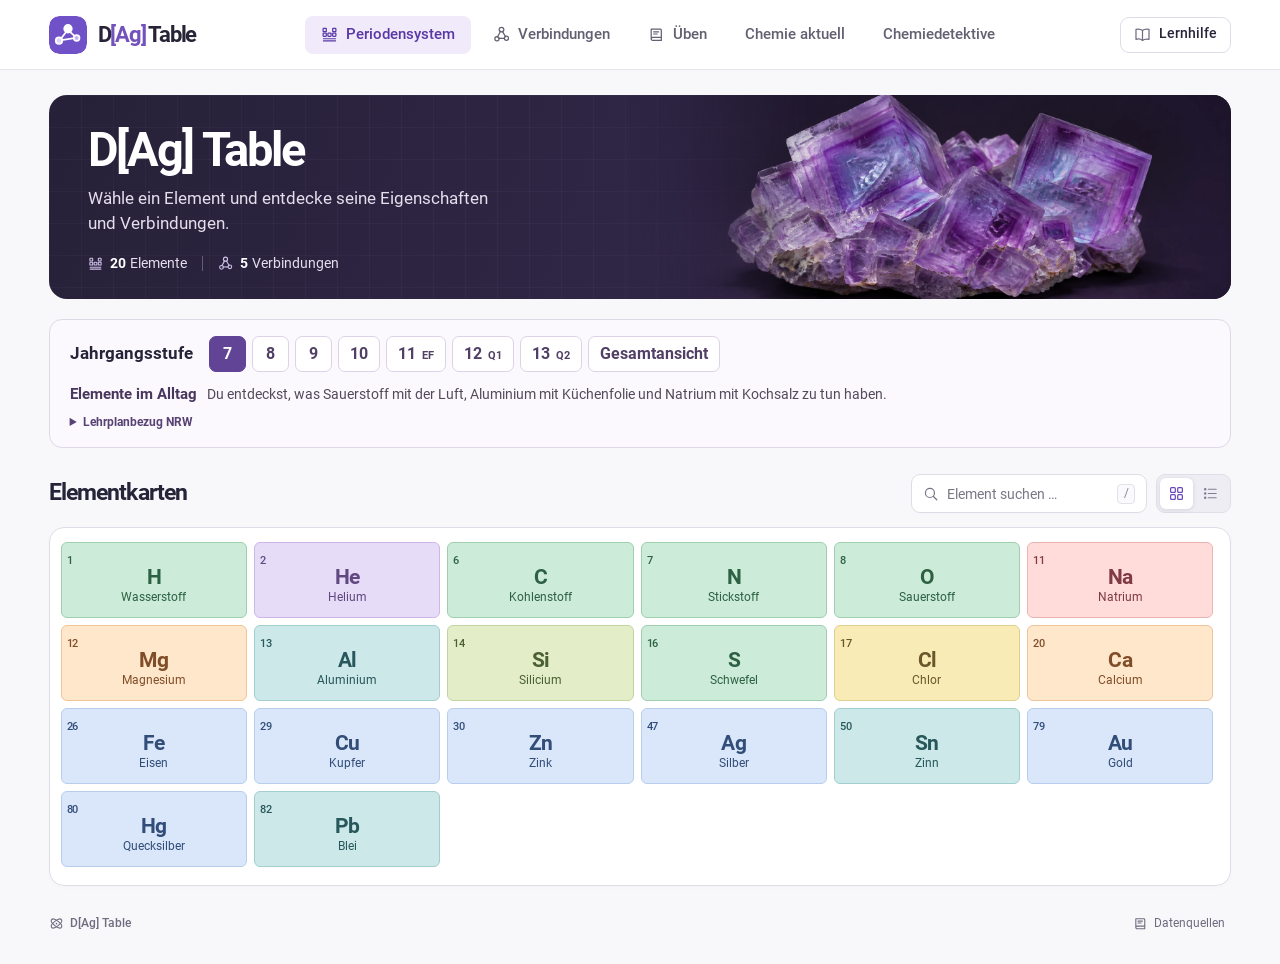
<file: docs/index.html>
<!doctype html>
<html lang="de">
<head>
  <meta charset="utf-8">
  <meta name="viewport" content="width=device-width, initial-scale=1">
  <meta name="theme-color" content="#ffffff">
  <meta name="description" content="Entdecke alle 118 Elemente: interaktives Periodensystem mit Elementsteckbriefen, Atommodellen, Redoxsimulationen und Übungen für Klasse 7–13. Kostenlos lernen.">
  <title>D[Ag] Table – Interaktives Periodensystem für Chemie</title>
  <link rel="canonical" href="https://zazarosdd.github.io/D-Ag-Table/">
  <meta property="og:type" content="website">
  <meta property="og:locale" content="de_DE">
  <meta property="og:site_name" content="D[Ag] Table">
  <meta property="og:title" content="D[Ag] Table – Interaktives Periodensystem für Chemie">
  <meta property="og:description" content="Entdecke alle 118 Elemente: interaktives Periodensystem mit Elementsteckbriefen, Atommodellen, Redoxsimulationen und Übungen für Klasse 7–13. Kostenlos lernen.">
  <meta property="og:url" content="https://zazarosdd.github.io/D-Ag-Table/">
  <meta property="og:image" content="https://zazarosdd.github.io/D-Ag-Table/assets/fluorit.webp">
  <meta property="og:image:alt" content="Violette Fluoritkristalle">
  <meta name="twitter:card" content="summary_large_image">
  <meta name="twitter:title" content="D[Ag] Table – Interaktives Periodensystem für Chemie">
  <meta name="twitter:description" content="Entdecke alle 118 Elemente: interaktives Periodensystem mit Elementsteckbriefen, Atommodellen, Redoxsimulationen und Übungen für Klasse 7–13. Kostenlos lernen.">
  <meta name="twitter:image" content="https://zazarosdd.github.io/D-Ag-Table/assets/fluorit.webp">
  <script type="application/ld+json">
  {
  "@context": "https://schema.org",
  "@type": "WebApplication",
  "name": "D[Ag] Table",
  "url": "https://zazarosdd.github.io/D-Ag-Table/",
  "description": "Entdecke alle 118 Elemente: interaktives Periodensystem mit Elementsteckbriefen, Atommodellen, Redoxsimulationen und Übungen für Klasse 7–13. Kostenlos lernen.",
  "inLanguage": "de",
  "applicationCategory": "EducationalApplication",
  "operatingSystem": "Any",
  "isAccessibleForFree": true
}
  </script>
  <link rel="icon" href="assets/elementatlas.svg" type="image/svg+xml">
  <link rel="preload" as="image" href="assets/fluorit.webp">
  <link rel="stylesheet" href="style.css">
  <link rel="stylesheet" href="atom-model.css">
  <link rel="stylesheet" href="flame.css">
  <link rel="stylesheet" href="school.css">
  <link rel="stylesheet" href="redox.css">
  <link rel="stylesheet" href="practice.css">
  <link rel="stylesheet" href="research.css">
  <link rel="stylesheet" href="detective.css?v=3">
  <script type="module" src="app.js?v=20261126-4"></script>
</head>
<body>
  <a class="skip" href="#inhalt">Zum Inhalt</a>
  <header class="site-header">
    <div class="shell header-inner">
      <a class="brand" href="#periodensystem" data-page="periodensystem" aria-label="D[Ag] Table, Startseite">
        <img width="38" height="38" src="assets/elementatlas.svg" alt="">
        <span>D<span class="brand-symbol">[Ag]</span> Table</span>
      </a>
      <nav class="main-nav" aria-label="Hauptnavigation">
        <a href="#periodensystem" data-page="periodensystem" aria-current="page"><span data-icon="table"></span>Periodensystem</a>
        <a href="#verbindungen" data-page="verbindungen"><span data-icon="molecule"></span>Verbindungen</a>
        <a id="redox-nav" href="#redox" data-page="redox" aria-label="Redox und Batterien" hidden><span data-icon="battery"></span><span>Redox<span class="rx-nav-extra"> &amp; Batterien</span></span></a>
        <a href="#ueben" data-page="ueben"><span data-icon="book-open"></span>Üben</a>
        <a href="#forschung" data-page="forschung">Chemie aktuell</a>
        <a href="#detektive?stufe=8" data-page="detektive">Chemiedetektive</a>
      </nav>
      <button type="button" class="help-button" data-action="help"><span data-icon="book"></span>Lernhilfe</button>
    </div>
  </header>

  <main id="inhalt" class="shell" tabindex="-1">
    <section class="hero" aria-labelledby="page-title">
      <div class="hero-art"><img src="assets/fluorit.webp" alt="Violette, würfelförmige Fluoritkristalle" width="1680" height="611" fetchpriority="high"></div>
      <div class="hero-content">
        <h1 id="page-title">D[Ag] Table</h1>
        <p id="page-description">Erkunde das Periodensystem und entdecke, in welchen Verbindungen dir die Elemente im Alltag begegnen.</p>
        <div class="hero-stats" id="hero-stats" aria-label="Aufbau des Periodensystems">
          <span><i data-icon="table"></i><b>12</b> Elemente</span><span><i data-icon="molecule"></i><b>5</b> Verbindungen</span>
        </div>
      </div>
      <button type="button" class="mineral-label" hidden data-compound="CaF2" title="Calciumfluorid kennenlernen"><span data-icon="gem"></span><strong>Fluorit</strong><span class="mineral-formula">CaF<sub>2</sub></span></button>
    </section>

    <section class="school-picker" aria-labelledby="school-heading">
      <div class="school-choice">
        <h2 id="school-heading">Jahrgangsstufe</h2>
        <div class="school-buttons" role="group" aria-label="Jahrgangsstufe wählen">
          <button type="button" data-grade="7" aria-label="Klasse 7" aria-pressed="true">7</button>
          <button type="button" data-grade="8" aria-label="Klasse 8" aria-pressed="false">8</button>
          <button type="button" data-grade="9" aria-label="Klasse 9" aria-pressed="false">9</button>
          <button type="button" data-grade="10" aria-label="Klasse 10" aria-pressed="false">10</button>
          <button type="button" data-grade="11" aria-label="Klasse 11 · Einführungsphase" aria-pressed="false">11 <small>EF</small></button>
          <button type="button" data-grade="12" aria-label="Klasse 12 · Qualifikationsphase 1" aria-pressed="false">12 <small>Q1</small></button>
          <button type="button" data-grade="13" aria-label="Klasse 13 · Qualifikationsphase 2" aria-pressed="false">13 <small>Q2</small></button>
          <button type="button" data-grade="alle" aria-pressed="false">Gesamtansicht</button>
        </div>
        <div id="school-course" class="school-buttons school-course" role="group" aria-label="Kursart für die Qualifikationsphase" hidden>
          <button type="button" data-course="gk" aria-pressed="true">Grundkurs</button>
          <button type="button" data-course="lk" aria-pressed="false">Leistungskurs</button>
        </div>
      </div>
      <div class="school-focus" aria-live="polite" aria-atomic="true"><strong id="school-topic">Elemente im Alltag</strong><p id="school-focus"></p></div>
      <details class="school-plan"><summary>Lehrplanbezug NRW</summary><div id="school-curriculum"></div></details>
    </section>

    <section id="element-section" class="collection" aria-labelledby="element-heading">
      <div class="toolbar">
        <h2 id="element-heading">Elementkarten</h2>
        <div class="toolbar-controls">
          <label class="search-field"><span data-icon="search"></span><input id="element-query" type="search" placeholder="Element suchen …" autocomplete="off" aria-label="Element nach Name, Symbol oder Ordnungszahl suchen"><kbd aria-hidden="true">/</kbd></label>
          <label class="select-field" hidden><span data-icon="sliders"></span><select id="family-select" aria-label="Elementfamilie auswählen"><option value="all">Alle Familien</option></select><i data-icon="chevron-down"></i></label>
          <div class="view-toggle" aria-label="Darstellung" role="group">
            <button id="grid-view" type="button" aria-label="Periodensystem als Tabelle" title="Tabellenansicht" aria-pressed="true"><span data-icon="grid"></span></button>
            <button id="list-view" type="button" aria-label="Elemente als Liste" title="Listenansicht" aria-pressed="false"><span data-icon="list"></span></button>
          </div>
        </div>
      </div>
      <div class="measure-bar" hidden>
        <div class="measure-options" role="group" aria-label="Eigenschaft in Tabelle und Liste anzeigen">
          <button type="button" data-measure="families" aria-pressed="true"><span data-icon="layers"></span>Elementfamilien</button>
          <button type="button" data-measure="en" aria-pressed="false"><span aria-hidden="true" class="measure-glyph">χ</span>Elektro&shy;negativität</button>
          <button type="button" data-measure="radius" aria-pressed="false"><span data-icon="radius"></span>Atomradius</button>
        </div>
        <div class="measure-key" id="measure-key" role="status" aria-live="polite"></div>
      </div>
      <div id="element-filter-status" class="filter-status" hidden><span role="status" id="element-result-count"></span><button class="text-button" data-action="reset-elements" type="button">Filter zurücksetzen</button></div>
      <div class="table-panel" id="table-panel">
        <div class="mobile-hint"><span data-icon="pan"></span>Tabelle seitlich verschieben</div>
        <div class="table-scroll" id="table-scroll" tabindex="0" role="region" aria-label="Periodensystem, Gruppen und Perioden">
          <div id="periodic-table" class="periodic-table" role="group" aria-label="Elemente im Periodensystem"></div>
        </div>
        <div class="legend" id="family-legend" hidden aria-label="Farblegende und Familienfilter"><strong>Elementfamilien</strong><div class="legend-items" id="legend-items"></div></div>
      </div>
      <div id="element-list" class="element-list" hidden></div>
    </section>

    <section id="compound-section" class="collection" hidden aria-labelledby="compound-heading">
      <div class="toolbar">
        <h2 id="compound-heading">Verbindungen erkunden</h2>
        <div class="toolbar-controls">
          <label class="search-field compound-search"><span data-icon="search"></span><input type="search" id="compound-query" placeholder="Name, Formel oder Verwendung …" aria-label="Verbindungen nach Name, Formel oder Verwendung durchsuchen" autocomplete="off"><kbd aria-hidden="true">/</kbd></label>
          <label class="select-field"><span data-icon="sliders"></span><select id="category-select" aria-label="Anwendungsbereich auswählen"><option value="all">Alle Bereiche</option><option>Alltag</option><option>Technik</option><option>Natur</option><option>Forschung</option></select><i data-icon="chevron-down"></i></label>
        </div>
      </div>
      <div class="filter-status" id="compound-filter-status" hidden><span role="status" id="compound-result-count"></span><button class="text-button" data-action="reset-compounds" type="button">Filter zurücksetzen</button></div>
      <div id="compound-cards" class="compound-cards"></div>
      <div class="load-row" id="load-row"></div>
    </section>
    <section id="redox-section" class="collection" hidden aria-label="Redoxreaktionen und Batterien">
      <h2 class="rx-select-heading" id="rx-select-title">Zelle auswählen</h2>
      <div class="rx-choices" id="redox-choices" role="group" aria-labelledby="rx-select-title"></div>
      <article class="rx-study" id="redox-study" aria-labelledby="rx-cell-title"></article>
    </section>
    <section id="detective-section" class="collection" hidden aria-label="Chemiedetektive"><div id="detective-root"></div></section>
    <section id="research-section" class="collection" hidden aria-label="Chemie aktuell"><div id="research-root"></div></section>
    <section id="practice-section" class="collection" aria-label="Übungen zum Chemieunterricht" hidden><div id="practice-root"></div></section>
    <noscript>Bitte aktiviere JavaScript, um Elemente, Verbindungen und Übungen zu erkunden.</noscript>
  </main>

  <footer class="shell footer"><span class="footer-brand"><span data-icon="atom"></span> D[Ag] Table</span><button type="button" class="footer-link" data-action="sources"><span data-icon="book-open"></span>Datenquellen</button></footer>
  <dialog id="detail-dialog" class="detail-dialog" aria-labelledby="dialog-title">
    <div class="dialog-shell"><div class="dialog-bar"><div id="dialog-context"></div><button type="button" id="dialog-close" class="icon-button" aria-label="Schließen" title="Schließen"><span data-icon="close"></span></button></div><div id="dialog-body" class="dialog-body"></div></div>
  </dialog>
  <div id="practice-print"></div>
</body>
</html>
</file>
<file: docs/style.css>
@font-face {
  font-family: Roboto;
  src: url(assets/roboto-regular.woff2) format('woff2');
  font-weight: 400;
  font-display: swap;
}

@font-face {
  font-family: Roboto;
  src: url(assets/roboto-medium.woff2) format('woff2');
  font-weight: 500;
  font-display: swap;
}

@font-face {
  font-family: Roboto;
  src: url(assets/roboto-bold.woff2) format('woff2');
  font-weight: 700;
  font-display: swap;
}

:root {
  color-scheme: light;
  --ink: #262439;
  --muted: #646376;
  --purple: #6947ba;
  --deep-purple: #5937a5;
  --pale-purple: #f0ebfb;
  --line: #dedde7;
  --canvas: #f8f8fb;
  --radius: 15px;
  font-family: Inter,Roboto,Arial,sans-serif;
  color: var(--ink);
  background: var(--canvas);
  font-synthesis: none;
}

* {
  box-sizing: border-box;
}

body {
  margin: 0;
  min-width: 320px;
  font-size: 1rem;
  line-height: 1.45;
  -webkit-font-smoothing: antialiased;
}

button,input,select {
  font: inherit;
  color: inherit;
}

button,a,input,select {
  -webkit-tap-highlight-color: transparent;
}

button {
  cursor: pointer;
}

a {
  color: inherit;
}

button {
  border: 0;
  background: none;
}

button:disabled {
  cursor: default;
}

button:focus-visible,a:focus-visible,input:focus-visible,select:focus-visible,summary:focus-visible,[tabindex]:focus-visible {
  outline: 3px solid #8765d2;
  outline-offset: 3px;
}

button {
  touch-action: manipulation;
}

button svg,a svg {
  pointer-events: none;
}

svg.icon {
  width: 1.15em;
  height: 1.15em;
  display: block;
  flex: none;
  stroke: currentColor;
  fill: none;
  stroke-width: 1.75;
  stroke-linecap: round;
  stroke-linejoin: round;
}

[data-icon] {
  display: inline-flex;
  align-items: center;
  justify-content: center;
  flex: none;
  font-style: normal;
}

[hidden] {
  display: none!important;
}

sub,sup {
  font-size: .69em;
  line-height: 0;
  position: relative;
  vertical-align: baseline;
}

sub {
  bottom: -.25em;
}

sup {
  top: -.48em;
}

h1,h2,h3,h4,p {
  margin: 0;
}

h1,h2,h3,h4 {
  line-height: 1.16;
}

button,a {
  transition: color .14s,background .14s,border-color .14s,box-shadow .14s;
}

input[type=search]::-webkit-search-cancel-button {
  cursor: pointer;
}

input::placeholder {
  color: #797686;
  opacity: 1;
}

.shell {
  width: min(100%,1592px);
  margin-inline: auto;
  padding-inline: clamp(20px,3.8vw,62px);
}

.skip {
  position: fixed;
  top: -80px;
  left: 20px;
  z-index: 20;
  padding: 10px 15px;
  background: white;
  border-radius: 8px;
  color: var(--purple);
}

.skip:focus {
  top: 10px;
}

.site-header {
  background: #fff;
  border-bottom: 1px solid #e5e4ec;
}

.header-inner {
  height: 69px;
  display: flex;
  align-items: center;
  justify-content: space-between;
  gap: 24px;
}

.brand,.main-nav a,.help-button,.footer-brand,.footer-link,.mineral-label,.hero-stats>span,.toolbar-controls,.view-toggle,.view-toggle button,.source-link,.dialog-kicker,.category-label,.element-chip,.section-heading,.soft-button,.back-button,.feature-link,.filter-status,.text-button,.load-row,.small-meta {
  display: inline-flex;
  align-items: center;
}

.brand {
  gap: 11px;
  white-space: nowrap;
  text-decoration: none;
  font-size: 1.39rem;
  letter-spacing: -.055em;
  font-weight: 700;
  color: #282437;
  line-height: 1;
}

.brand-symbol {
  color: #7352bc;
}

.brand img {
  flex: none;
  border-radius: 10px;
}

.main-nav {
  display: flex;
  align-items: center;
  gap: 6px;
}

.main-nav a {
  height: 38px;
  gap: 8px;
  padding: 0 16px;
  border-radius: 8px;
  text-decoration: none;
  font-size: .91rem;
  font-weight: 500;
  color: #626071;
}

.main-nav a:hover,.help-button:hover,.footer-link:hover {
  color: var(--purple);
  background: #f5f2fb;
}

.main-nav a[aria-current=page] {
  color: var(--deep-purple);
  background: #f0eafa;
}

.main-nav a svg {
  width: 17px;
  height: 17px;
}

.help-button {
  height: 36px;
  gap: 8px;
  padding: 0 13px;
  border: 1px solid var(--line);
  border-radius: 9px;
  font-size: .9rem;
  font-weight: 500;
  background: white;
}

.help-button svg {
  color: #726c81;
  width: 17px;
  height: 17px;
}

main {
  padding-top: 25px;
}

main:focus:not(:focus-visible) {
  outline: none;
}

.hero {
  position: relative;
  isolation: isolate;
  overflow: hidden;
  border-radius: 18px;
  background: linear-gradient(110deg,#262138 0%,#302646 54%,#211b31 91%);
  min-height: 204px;
  padding: 31px clamp(24px,3.05vw,49px) 28px;
  color: #fff;
  display: flex;
  align-items: center;
}

.hero:before {
  content: "";
  position: absolute;
  inset: 0;
  z-index: -1;
  pointer-events: none;
  background-image: linear-gradient(90deg,rgba(223,209,255,.036) 1px,transparent 1px),linear-gradient(rgba(223,209,255,.036) 1px,transparent 1px);
  background-size: 32px 32px;
  mask-image: linear-gradient(90deg,#000 0%,#000 45%,transparent 77%);
}

.hero-art {
  position: absolute;
  inset: 0 0 0 auto;
  width: 51%;
  z-index: -1;
  mask-image: linear-gradient(90deg,transparent 0%,rgba(0,0,0,.16) 8%,#000 32%);
}

.hero-art img {
  width: 100%;
  height: 100%;
  display: block;
  object-fit: cover;
  object-position: 55% 53%;
}

.hero-content {
  width: 57%;
  max-width: 760px;
}

.hero h1 {
  font-size: clamp(2.4rem,3.7vw,3.75rem);
  font-weight: 700;
  letter-spacing: -.046em;
  line-height: 1.05;
  text-wrap: balance;
}

.hero p {
  margin-top: 11px;
  max-width: 54ch;
  font-size: 1.04rem;
  line-height: 1.5;
  color: #e5dfed;
  text-wrap: pretty;
}

.hero-stats {
  display: flex;
  flex-wrap: wrap;
  align-items: center;
  gap: 0;
  margin-top: 19px;
  color: #e5dfed;
  font-size: .85rem;
}

.hero-stats>span {
  gap: 4px;
  line-height: 1.1;
}

.hero-stats>span+span {
  border-left: 1px solid #665c77;
  margin-left: 15px;
  padding-left: 15px;
}

.hero-stats svg {
  height: 15px;
  width: 15px;
  color: #cdc0e7;
  margin-right: 3px;
}

.hero-stats b {
  font-weight: 700;
  color: #fff;
}

.mineral-label {
  position: absolute;
  bottom: 14px;
  right: 18px;
  border-radius: 99px;
  gap: 8px;
  padding: 6px 11px;
  background: #242035dd;
  border: 1px solid #ffffff48;
  color: #fff;
  backdrop-filter: blur(9px);
  font-size: .78rem;
}

.mineral-label:hover {
  background: #44325b;
  border-color: #c7b1e8;
}

.mineral-label strong {
  font-weight: 500;
}

.mineral-label svg {
  width: 14px;
  height: 14px;
  color: #d8c3f2;
}

.mineral-formula {
  padding-left: 8px;
  border-left: 1px solid #ada0b7;
  line-height: 1;
  color: #e2d9ee;
  font-weight: 400;
}

.collection {
  margin-top: 26px;
}

.toolbar {
  display: flex;
  justify-content: space-between;
  align-items: center;
  gap: 14px 24px;
  margin-bottom: 14px;
}

.toolbar h2 {
  font-size: clamp(1.4rem,1.8vw,1.85rem);
  font-weight: 700;
  letter-spacing: -.038em;
}

.toolbar-controls {
  gap: 9px;
}

.search-field,.select-field {
  height: 39px;
  display: flex;
  align-items: center;
  gap: 8px;
  background: #fff;
  border: 1px solid var(--line);
  border-radius: 9px;
  padding: 0 11px;
  box-shadow: 0 1px 2px #25223a03;
  font-size: .88rem;
}

.search-field {
  width: clamp(175px,18.5vw,294px);
  cursor: text;
}

.search-field>span,.select-field>span {
  color: #777385;
}

.search-field:focus-within,.select-field:focus-within {
  border-color: #a48bcf;
  box-shadow: 0 0 0 3px #7954b81a;
}

.search-field input {
  background: transparent;
  border: 0;
  outline: none!important;
  min-width: 0;
  width: 100%;
  height: 100%;
  padding: 0;
  font-size: inherit;
}

.search-field kbd {
  font: normal .74rem/1 Roboto,sans-serif;
  display: grid;
  place-items: center;
  min-width: 18px;
  height: 20px;
  border: 1px solid #e4e1eb;
  border-radius: 4px;
  color: #888392;
  background: #faf9fb;
}

.search-field:focus-within kbd,.search-field:has(input:not(:placeholder-shown)) kbd {
  display: none;
}

.select-field {
  position: relative;
  padding-right: 9px;
}

.select-field select {
  cursor: pointer;
  appearance: none;
  min-width: 120px;
  outline: 0;
  border: 0;
  padding: 0 24px 0 33px;
  margin-left: -32px;
  height: 100%;
  font-size: inherit;
  font-weight: 500;
  background: transparent;
}

.select-field>i {
  position: absolute;
  right: 10px;
  color: #6d6978;
  pointer-events: none;
}

.select-field>i svg {
  width: 14px;
  height: 14px;
}

.select-field>span {
  pointer-events: none;
}

.view-toggle {
  padding: 3px;
  gap: 1px;
  background: #eeedf3;
  border: 1px solid #e0dfe8;
  border-radius: 9px;
  height: 39px;
}

.view-toggle button {
  width: 33px;
  height: 31px;
  border-radius: 6px;
  justify-content: center;
  color: #817d90;
}

.view-toggle button[aria-pressed=true] {
  background: #fff;
  color: var(--purple);
  box-shadow: 0 1px 4px #30214d20;
}

.view-toggle button:hover {
  color: var(--purple);
}

.view-toggle svg {
  width: 17px;
  height: 17px;
}

.compound-search {
  width: clamp(215px,24vw,370px);
}

.filter-status {
  justify-content: space-between;
  gap: 14px;
  margin: -3px 0 11px;
  font-size: .88rem;
  color: var(--muted);
}

.text-button {
  font-size: .88rem;
  font-weight: 500;
  color: var(--purple);
  padding: 3px 0;
}

.text-button:hover {
  text-decoration: underline;
}

.table-panel,.element-list {
  background: #fff;
  border: 1px solid var(--line);
  border-radius: var(--radius);
  box-shadow: 0 2px 5px #25203504;
}

.table-scroll {
  overflow-x: auto;
  overscroll-behavior-x: contain;
  scrollbar-width: thin;
  scrollbar-color: #c4bed4 #f4f2f8;
  padding: 14px 17px 18px 11px;
}

.table-scroll:focus-visible {
  outline-offset: -4px;
  border-radius: 12px;
}

.periodic-table {
  --h: clamp(57px,4.48vw,72px);
  min-width: 985px;
  display: grid;
  grid-template-columns: 18px repeat(18,minmax(0,1fr));
  grid-template-rows: 17px repeat(7,var(--h)) 9px repeat(2,var(--h));
  gap: 4px;
  align-items: stretch;
}

.axis {
  font-size: .75rem;
  font-weight: 500;
  color: #777384;
  text-align: center;
  align-self: center;
  line-height: 1.05;
  font-variant-numeric: tabular-nums;
  cursor: default;
}

.axis.axis-corner {
  font-size: .66rem;
  letter-spacing: 0;
  color: #868190;
}

.axis.period {
  font-size: .77rem;
  justify-self: start;
  padding-left: 2px;
}

.tile,.focus-tile,.series-jump,.compact-symbol,.element-chip,.detail-tile {
  color: var(--tone,#474153);
  background: var(--fill,#eeedf1);
  border: 1px solid var(--edge,#d5d0dc);
}

.fam-alkali {
  --fill: #ffdcda;
  --edge: #edb4b0;
  --tone: #803b42;
  --swatch: #e69b98;
}

.fam-alkaline {
  --fill: #ffe7cb;
  --edge: #edc597;
  --tone: #804d29;
  --swatch: #e2ad72;
}

.fam-transition {
  --fill: #dae7fa;
  --edge: #b8ceed;
  --tone: #314d78;
  --swatch: #8caddc;
}

.fam-post {
  --fill: #cce8e9;
  --edge: #a2cecf;
  --tone: #28575c;
  --swatch: #7cb9bd;
}

.fam-metalloid {
  --fill: #e3edc7;
  --edge: #c3d4a1;
  --tone: #4b6033;
  --swatch: #abbf7b;
}

.fam-nonmetal {
  --fill: #ccebd8;
  --edge: #a0cfaf;
  --tone: #2d6143;
  --swatch: #82bf95;
}

.fam-halogen {
  --fill: #f9ebb5;
  --edge: #e0d08e;
  --tone: #6a562b;
  --swatch: #dcc471;
}

.fam-noble {
  --fill: #e7dcf8;
  --edge: #cdb6e9;
  --tone: #604881;
  --swatch: #bb9ada;
}

.fam-lanthanide {
  --fill: #f4dcec;
  --edge: #e0b9d1;
  --tone: #794565;
  --swatch: #d49ebf;
}

.fam-actinide {
  --fill: #dfdff8;
  --edge: #c2bfe9;
  --tone: #555187;
  --swatch: #aaa3d7;
}

.fam-unknown {
  --fill: #e9e9ef;
  --edge: #d0cfdb;
  --tone: #555565;
  --swatch: #b5b3c0;
}

.tile {
  position: relative;
  display: flex;
  flex-direction: column;
  align-items: center;
  justify-content: center;
  min-width: 0;
  gap: 0;
  border-radius: 6px;
  padding: 2px 2px 3px;
  line-height: 1.05;
  transition: transform .13s,box-shadow .13s,opacity .15s,filter .15s;
  outline-offset: 1px;
}

.tile-number {
  align-self: flex-start;
  margin-left: 3px;
  font-size: .67rem;
  font-weight: 500;
  line-height: 1;
  letter-spacing: -.02em;
  font-variant-numeric: tabular-nums;
}

.tile-symbol {
  font-size: clamp(1.27rem,1.63vw,1.72rem);
  line-height: 1.06;
  font-weight: 700;
  letter-spacing: -.035em;
}

.tile-name {
  font-size: clamp(.6rem,.74vw,.725rem);
  line-height: 1.1;
  font-weight: 400;
  text-align: center;
  white-space: nowrap;
  max-width: 100%;
  margin-top: 2px;
  overflow: hidden;
  text-overflow: ellipsis;
}

.tile:not(:disabled):hover,.tile:focus-visible {
  transform: translateY(-2px);
  z-index: 2;
  box-shadow: 0 3px 9px #2e25492b,0 0 0 1.4px var(--tone);
  border-color: var(--tone);
}

.tile.is-muted {
  opacity: .22;
  filter: saturate(.35);
}

.tile.is-emphasized {
  box-shadow: 0 0 0 1.5px var(--tone);
  z-index: 1;
}

.series-jump {
  display: flex;
  flex-direction: column;
  align-items: center;
  justify-content: center;
  border-style: dashed;
  border-width: 1.5px;
  border-radius: 6px;
  gap: 3px;
  background: color-mix(in srgb,var(--fill) 42%,white);
}

.series-jump span {
  font-size: .69rem;
  font-weight: 500;
}

.series-jump b {
  font-size: .75rem;
}

.series-jump:hover {
  background: var(--fill);
}

.series-label {
  display: flex;
  align-items: center;
  justify-content: flex-end;
  gap: 6px;
  padding-right: 5px;
  color: var(--tone);
  font-size: .72rem;
  font-weight: 500;
}

.series-label:after {
  content: "";
  width: 13px;
  height: 1px;
  background: var(--edge);
}

.mobile-hint {
  display: none;
}

.table-feature {
  grid-column: 4 / 14;
  grid-row: 2 / 5;
  align-self: center;
  justify-self: center;
  width: min(89%,530px);
  display: flex;
  align-items: center;
  gap: clamp(18px,1.85vw,28px);
  padding: 7px 5px 10px;
}

.focus-tile {
  position: relative;
  isolation: isolate;
  display: flex;
  flex-direction: column;
  align-items: center;
  justify-content: center;
  transform: rotate(-5deg);
  width: clamp(73px,6.5vw,101px);
  aspect-ratio: .86;
  flex: none;
  text-align: center;
  border-radius: 9px;
  box-shadow: 3px 5px 0 0 white,4px 6px 0 1px var(--edge),0 6px 7px #25213512;
}

.focus-tile:hover {
  transform: rotate(-2deg);
}

.focus-tile .focus-n {
  position: absolute;
  top: 6px;
  left: 9px;
  font-size: .76rem;
  font-weight: 500;
}

.focus-tile b {
  margin-top: 6px;
  font-size: clamp(2.02rem,2.85vw,2.8rem);
  line-height: 1.1;
  letter-spacing: -.04em;
}

.focus-name {
  font-size: .72rem;
  font-weight: 500;
  max-width: 90%;
  overflow: hidden;
  text-overflow: ellipsis;
}

.focus-copy {
  min-width: 0;
  max-width: 325px;
}

.feature-kicker,.detail-kicker {
  display: flex;
  align-items: center;
  gap: 6px;
  font-size: .65rem;
  line-height: 1.1;
  letter-spacing: .1em;
  text-transform: uppercase;
  color: var(--purple);
  font-weight: 700;
}

.feature-kicker .icon {
  width: 13px;
  height: 13px;
}

.focus-copy h3 {
  font-size: clamp(1.13rem,1.36vw,1.38rem);
  letter-spacing: -.026em;
  margin-top: 6px;
}

.focus-copy p {
  color: var(--muted);
  margin-top: 4px;
  font-size: .84rem;
  line-height: 1.37;
  display: -webkit-box;
  -webkit-line-clamp: 2;
  -webkit-box-orient: vertical;
  overflow: hidden;
}

.feature-link {
  gap: 5px;
  padding: 0;
  margin-top: 6px;
  color: var(--purple);
  font-size: .78rem;
  line-height: 1.3;
  font-weight: 500;
}

.feature-link:hover {
  text-decoration: underline;
}

.feature-link svg {
  width: 13px;
  height: 13px;
}

.legend {
  display: flex;
  align-items: flex-start;
  gap: 18px;
  padding: 16px 21px;
  border-top: 1px solid #e8e6ed;
}

.legend>strong {
  font-size: .79rem;
  line-height: 1.7;
  font-weight: 700;
  white-space: nowrap;
}

.legend-items {
  display: flex;
  align-items: center;
  flex-wrap: wrap;
  gap: 5px 15px;
}

.legend-button {
  display: inline-flex;
  align-items: center;
  gap: 6px;
  padding: 1px;
  border-radius: 3px;
  font-size: .76rem;
  line-height: 1.55;
  color: #5d596b;
}

.legend-button:hover,.legend-button[aria-pressed=true] {
  color: var(--purple);
  text-decoration: underline;
  text-underline-offset: 3px;
}

.legend-button.is-dim {
  opacity: .55;
}

.swatch {
  width: 9px;
  height: 9px;
  background: var(--swatch);
  border: 1px solid color-mix(in srgb,var(--swatch),#000 8%);
  border-radius: 3px;
  flex: none;
}

.footer {
  display: flex;
  justify-content: space-between;
  align-items: center;
  margin-top: 24px;
  padding-bottom: 28px;
  color: #706c80;
}

.footer-brand,.footer-link {
  gap: 6px;
  font-size: .78rem;
}

.footer-brand {
  font-weight: 500;
}

.footer-brand svg,.footer-link svg {
  width: 15px;
  height: 15px;
}

.footer-link {
  padding: 4px 6px;
  border-radius: 5px;
}

.empty-results {
  padding: 34px 22px;
  text-align: center;
  border: 1px dashed #ccc5da;
  border-radius: var(--radius);
  background: #fff;
}

.empty-results h3 {
  font-size: 1.12rem;
  margin-bottom: 7px;
}

.empty-results p {
  color: var(--muted);
  font-size: .94rem;
}

.empty-results .soft-button {
  margin-top: 14px;
}

.table-panel .empty-results {
  border: 0;
}

.element-list {
  overflow: hidden;
}

.list-row {
  display: grid;
  width: 100%;
  grid-template-columns: 58px minmax(150px,1.25fr) minmax(170px,1.3fr) minmax(160px,1fr) minmax(123px,.75fr);
  align-items: center;
  gap: 12px;
  padding: 10px 18px;
  text-align: left;
}

.list-head {
  color: var(--muted);
  background: #f5f4f8;
  font-size: .79rem;
  min-height: 39px;
  font-weight: 500;
}

.list-row+.list-row {
  border-top: 1px solid #e9e7ee;
}

.list-entry {
  font-size: .9rem;
  background: #fff;
}

.list-entry:hover {
  background: #f9f7fc;
}

.list-name,.list-family {
  display: flex;
  align-items: center;
  gap: 10px;
}

.compact-symbol {
  width: 39px;
  height: 37px;
  display: grid;
  place-items: center;
  flex: none;
  border-radius: 6px;
  font-weight: 700;
  font-size: 1.06rem;
}

.list-name b {
  font-weight: 500;
}

.list-number,.list-mass {
  font-variant-numeric: tabular-nums;
}

.list-mass small {
  font-size: .76rem;
  color: var(--muted);
}

.list-head button {
  padding: 0;
  font-weight: 500;
}

.compound-cards {
  display: grid;
  grid-template-columns: repeat(3,minmax(0,1fr));
  gap: 15px;
}

.compound-card {
  display: flex;
  flex-direction: column;
  align-items: stretch;
  text-align: left;
  padding: 18px 20px 17px;
  border: 1px solid var(--line);
  border-radius: 13px;
  background: #fff;
  min-width: 0;
}

.compound-card:hover {
  border-color: #baabcf;
  box-shadow: 0 4px 15px #3523450d;
}

.compound-top {
  display: flex;
  align-items: center;
  justify-content: space-between;
  gap: 9px;
  margin-bottom: 15px;
}

.formula-display {
  display: inline-flex;
  align-items: baseline;
  max-width: 100%;
  padding: 7px 11px;
  background: var(--cat-bg,#f1eafb);
  color: var(--cat-tone,#6c458e);
  border-radius: 7px;
  line-height: 1.35;
  font-size: 1.23rem;
  font-weight: 500;
  unicode-bidi: isolate;
}

.formula-display sub,.formula-display sup {
  font-size: .68em;
}

.formula-plain {
  display: inline-block;
}

.cat-alltag {
  --cat-bg: #e4f2eb;
  --cat-tone: #386751;
}

.cat-technik {
  --cat-bg: #e9edfa;
  --cat-tone: #484c83;
}

.cat-natur {
  --cat-bg: #f4edde;
  --cat-tone: #73562e;
}

.cat-forschung {
  --cat-bg: #f0e7f6;
  --cat-tone: #72498a;
}

.category-label {
  gap: 5px;
  color: var(--muted);
  font-size: .78rem;
}

.category-label svg {
  width: 14px;
  height: 14px;
}

.compound-card h3 {
  font-size: 1.15rem;
  letter-spacing: -.025em;
  overflow-wrap: anywhere;
}

.compound-card p {
  font-size: .94rem;
  line-height: 1.5;
  color: var(--muted);
  margin-top: 7px;
}

.card-elements {
  margin-top: auto;
  display: flex;
  align-items: center;
  gap: 5px;
  padding-top: 16px;
}

.card-elements span {
  font-size: .75rem;
  line-height: 1;
  padding: 4px 6px;
  border-radius: 4px;
  background: #f6f5f9;
  color: #686371;
}

.compound-cards .empty-results {
  grid-column: 1/-1;
}

.load-row {
  display: flex;
  justify-content: center;
  gap: 14px;
  flex-wrap: wrap;
  color: var(--muted);
  font-size: .84rem;
  margin-top: 23px;
}

.soft-button {
  gap: 7px;
  padding: 8px 13px;
  border-radius: 8px;
  border: 1px solid #d7cbe5;
  background: #f7f3fb;
  color: var(--deep-purple);
  font-weight: 500;
  font-size: .88rem;
}

.soft-button:hover {
  background: #eee6f8;
  border-color: #bfa6d9;
}

body.dialog-open {
  overflow: hidden;
}

.detail-dialog {
  background: #fff;
  color: var(--ink);
  padding: 0;
  border: 0;
  border-left: 1px solid #d7d1e1;
  outline: none;
  margin: 0 0 0 auto;
  width: min(535px,100%);
  height: 100dvh;
  max-height: 100dvh;
  max-width: 100%;
  box-shadow: -12px 0 50px #20133322;
  overflow: hidden;
}

.detail-dialog::backdrop {
  background: #20182e66;
  backdrop-filter: blur(2px);
}

.detail-dialog[open] {
  animation: panel-in .17s ease-out;
}

.dialog-shell {
  height: 100%;
  display: flex;
  flex-direction: column;
  background: #fff;
}

.dialog-bar {
  display: flex;
  justify-content: space-between;
  align-items: center;
  gap: 12px;
  min-height: 58px;
  padding: 0 22px;
  border-bottom: 1px solid #e8e5ee;
  flex: none;
}

.dialog-kicker,.back-button {
  gap: 7px;
  font-size: .89rem;
  font-weight: 500;
  color: var(--muted);
}

.dialog-kicker svg {
  color: var(--purple);
}

.back-button {
  padding: 5px 0;
  color: var(--purple);
}

.back-button:hover {
  text-decoration: underline;
}

.icon-button {
  width: 33px;
  height: 33px;
  display: grid;
  place-items: center;
  border-radius: 8px;
  color: #676073;
}

.icon-button:hover {
  background: #f3f0f7;
}

.icon-button svg {
  width: 20px;
  height: 20px;
}

.dialog-body {
  overflow: auto;
  overscroll-behavior: contain;
  padding: 25px 25px 35px;
  scrollbar-width: thin;
  scrollbar-color: #d1cbd9 transparent;
}

.identity {
  display: flex;
  align-items: center;
  gap: 18px;
  margin-bottom: 20px;
}

.detail-tile {
  height: 79px;
  width: 77px;
  flex: none;
  border-radius: 11px;
  display: flex;
  flex-direction: column;
  justify-content: center;
  align-items: center;
  position: relative;
}

.detail-tile>span {
  position: absolute;
  left: 8px;
  top: 5px;
  font-size: .73rem;
  font-weight: 500;
}

.detail-tile>b {
  font-size: 2.35rem;
  font-weight: 700;
  letter-spacing: -.045em;
  line-height: 1.05;
  margin-top: 8px;
}

.detail-kicker {
  margin-bottom: 7px;
  font-size: .68rem;
}

.dialog-body h2 {
  font-size: clamp(1.8rem,3.1vw,2.38rem);
  font-weight: 700;
  letter-spacing: -.046em;
  overflow-wrap: anywhere;
}

.identity p {
  margin-top: 6px;
  font-size: .88rem;
  color: var(--muted);
}

.facts {
  margin: 0;
  display: grid;
  grid-template-columns: 1fr 1fr;
  gap: 12px 18px;
  padding: 15px 17px;
  border: 1px solid #e5e1ea;
  border-radius: 11px;
  background: #faf9fc;
}

.facts>div {
  min-width: 0;
}

.facts dt {
  font-size: .76rem;
  color: var(--muted);
  margin: 0 0 3px;
}

.facts dd {
  margin: 0;
  font-size: .97rem;
  font-weight: 500;
}

.mass-note {
  font-size: .8rem;
  color: var(--muted);
  margin-top: 8px;
}

.section-heading {
  gap: 8px;
  margin: 23px 0 12px;
  font-size: 1.17rem;
  line-height: 1.23;
  letter-spacing: -.022em;
  font-weight: 700;
}

.section-heading svg {
  color: var(--purple);
  width: 19px;
  height: 19px;
}

.small-meta {
  font-size: .77rem;
  color: #675c76;
  font-weight: 500;
  border-radius: 99px;
  background: #f2eef7;
  min-width: 24px;
  justify-content: center;
  padding: 3px 6px;
  letter-spacing: 0;
}

.chem-example {
  border: 1px solid #e4e0e9;
  border-radius: 11px;
  padding: 14px 15px;
  background: #fff;
}

.chem-example+.chem-example {
  margin-top: 9px;
}

.chem-title {
  display: flex;
  align-items: center;
  flex-wrap: wrap;
  gap: 6px 9px;
  margin-bottom: 6px;
}

.chem-title button {
  font-size: 1rem;
  padding: 0;
  text-align: left;
  font-weight: 700;
  line-height: 1.2;
  letter-spacing: -.014em;
}

.chem-title button:hover {
  color: var(--purple);
  text-decoration: underline;
}

.formula-badge {
  border-radius: 5px;
  background: #f2eef9;
  color: #61448a;
  padding: 3px 7px;
  display: inline-block;
  font-size: .81rem;
  font-weight: 500;
  line-height: 1.25;
}

.chem-example p,.compound-information p,.help-intro,.learn-item p,.source-intro,.note-box {
  font-size: .94rem;
  line-height: 1.55;
  color: #514d60;
}

.example-use {
  padding-top: 6px;
}

.example-use b {
  font-weight: 700;
  color: #3b3448;
}

.example-more {
  margin-top: 8px;
  padding: 0;
  color: var(--purple);
  font-size: .8rem;
  font-weight: 500;
  display: inline-flex;
  align-items: center;
  gap: 5px;
}

.example-more:hover {
  text-decoration: underline;
}

.example-more svg {
  width: 13px;
  height: 13px;
}

.more-examples {
  margin-top: 12px;
}

.note-box {
  padding: 13px 15px;
  border-radius: 10px;
  border: 1px solid #dfd5ed;
  background: #f7f3fb;
  margin: 12px 0;
}

.source-link {
  gap: 6px;
  font-size: .83rem;
  font-weight: 500;
  color: var(--purple);
  text-decoration: underline;
  text-underline-offset: 3px;
}

.source-link svg {
  width: 14px;
  height: 14px;
}

.element-source-row {
  margin-top: 22px;
  display: flex;
  align-items: center;
  justify-content: space-between;
  gap: 10px;
}

.chem-image {
  width: 100%;
  aspect-ratio: 2.75;
  display: block;
  object-fit: cover;
  background: #262036;
  border-radius: 12px;
  margin-bottom: 21px;
}

.compound-identity .formula-display {
  font-size: 1.75rem;
  padding: 9px 15px;
  margin: 0 0 13px;
}

.compound-identity h2 {
  margin-bottom: 9px;
}

.compound-information {
  margin-top: 20px;
}

.compound-information h3 {
  font-size: 1.06rem;
  display: flex;
  align-items: center;
  gap: 8px;
  letter-spacing: -.017em;
  margin: 18px 0 7px;
}

.compound-information h3 svg {
  color: var(--purple);
  width: 18px;
  height: 18px;
}

.application-box {
  padding: 14px 15px 15px;
  border-radius: 11px;
  background: #f6f2fb;
  border: 1px solid #e4daef;
  margin: 16px 0;
}

.application-box h3 {
  margin: 0 0 6px;
}

.element-chips {
  display: flex;
  flex-wrap: wrap;
  gap: 7px;
  margin-top: 9px;
}

.element-chip {
  gap: 7px;
  font-size: .84rem;
  padding: 6px 9px;
  border-radius: 7px;
}

.element-chip:hover {
  box-shadow: 0 0 0 1px var(--tone);
}

.element-chip b {
  font-size: .9rem;
}

.compound-information>.source-link {
  margin-top: 25px;
}

.help-intro,.source-intro {
  margin: 11px 0 18px;
}

.learn-item {
  padding: 14px 0;
  border-top: 1px solid #e7e3ec;
}

.learn-item h3 {
  font-size: 1.03rem;
  margin-bottom: 5px;
  letter-spacing: -.014em;
}

.learn-item p+p {
  margin-top: 7px;
}

.sources-list {
  padding: 0;
  list-style: none;
}

.sources-list li {
  border-top: 1px solid #e8e4ec;
  padding: 10px 0;
}

.source-intro:last-child {
  margin-bottom: 0;
}

.dialog-body :where(button,a):focus-visible {
  outline-offset: 2px;
}

@keyframes panel-in {
  from {
    transform: translateX(25px);
    opacity: .75;
  }
  to {
    transform: translateX(0);
    opacity: 1;
  }
}

@media(min-width:1500px) {
  .table-scroll {
    padding: 17px 21px 20px 14px;
  }
  .periodic-table {
    gap: 5px;
  }
  .table-feature {
    gap: 30px;
  }
  .hero {
    min-height: 225px;
  }
  .tile-number {
    font-size: .73rem;
  }
  .table-panel .tile-name {
    font-size: .73rem;
  }
}

@media(max-width:1120px) {
  .shell {
    padding-inline: clamp(18px,2.6vw,30px);
  }
  .hero {
    min-height: 198px;
  }
  .hero h1 {
    font-size: 2.65rem;
  }
  .periodic-table {
    --h: 57px;
    gap: 3px;
  }
  .table-scroll {
    padding: 12px 10px 15px 8px;
  }
  .toolbar-controls {
    gap: 7px;
  }
  .legend {
    gap: 12px;
  }
  .table-feature {
    width: 88%;
  }
  .hero-content {
    width: 57%;
  }
  .hero p {
    font-size: .98rem;
  }
  .list-row {
    grid-template-columns: 42px minmax(145px,1.25fr) minmax(152px,1.2fr) minmax(135px,1fr) 115px;
  }
}

@media(max-width:1020px) {
  .mobile-hint {
    display: flex;
    align-items: center;
    gap: 6px;
    justify-content: flex-end;
    font-size: .76rem;
    color: var(--muted);
    padding: 9px 12px 0;
  }
  .mobile-hint svg {
    width: 14px;
    height: 14px;
  }
  .header-inner {
    height: 64px;
  }
  .hero-art {
    width: 49%;
  }
  .search-field {
    width: 190px;
  }
  .compound-search {
    width: 255px;
  }
  .toolbar-controls {
    gap: 6px;
  }
  .compound-cards {
    grid-template-columns: repeat(2,minmax(0,1fr));
  }
  .legend {
    flex-direction: column;
    gap: 6px;
  }
  .collection {
    margin-top: 22px;
  }
}

@media(max-width:800px) {
  .brand {
    font-size: 1.23rem;
    gap: 8px;
  }
  .brand img {
    height: 33px;
    width: 33px;
  }
  .main-nav {
    gap: 2px;
  }
  .main-nav a {
    padding: 0 9px;
    font-size: .86rem;
    gap: 5px;
  }
  .header-inner {
    gap: 10px;
  }
  .hero {
    padding: 25px;
    min-height: 186px;
  }
  .hero h1 {
    font-size: 2.35rem;
  }
  .hero p {
    font-size: .94rem;
  }
  .hero-stats {
    font-size: .75rem;
    gap: 0;
    margin-top: 14px;
  }
  .hero-stats>span+span {
    margin-left: 9px;
    padding-left: 9px;
  }
  .toolbar {
    flex-wrap: wrap;
    gap: 10px;
  }
  .toolbar h2 {
    font-size: 1.42rem;
  }
  .toolbar-controls {
    flex-wrap: wrap;
  }
  .list-row {
    grid-template-columns: 36px minmax(145px,1.2fr) minmax(125px,1fr) minmax(100px,1fr);
    gap: 8px;
    padding-inline: 12px;
  }
  .list-state {
    display: none;
  }
  .select-field select {
    min-width: 100px;
  }
  .legend-items {
    gap: 5px 12px;
  }
  .search-field {
    width: 162px;
  }
  .compound-search {
    width: 235px;
  }
}

@media(max-width:640px) {
  .shell {
    padding-inline: 15px;
  }
  .header-inner {
    height: auto;
    display: grid;
    grid-template-columns: 1fr auto;
    gap: 0;
    padding-top: 11px;
  }
  .brand {
    font-size: 1.26rem;
  }
  .main-nav {
    grid-column: 1/-1;
    grid-row: 2;
    gap: 8px;
    margin: 9px 0 0;
  }
  .main-nav a {
    min-height: 36px;
    height: 36px;
    border-radius: 7px 7px 0 0;
    padding: 0 11px;
    font-size: .88rem;
  }
  .help-button {
    grid-column: 2;
    grid-row: 1;
    font-size: .83rem;
    height: 32px;
    padding: 0 10px;
  }
  .help-button svg {
    width: 15px;
    height: 15px;
  }
  main {
    padding-top: 15px;
  }
  .hero {
    padding: 22px 18px 18px;
    min-height: 200px;
    align-items: flex-start;
    border-radius: 14px;
  }
  .hero-content {
    width: 80%;
    position: relative;
  }
  .hero h1 {
    font-size: clamp(1.77rem,6vw,2.35rem);
    letter-spacing: -.04em;
  }
  .hero p {
    max-width: 33ch;
    font-size: .9rem;
    line-height: 1.4;
    margin-top: 8px;
  }
  .hero-art {
    width: 61%;
    height: 70%;
    top: auto;
    bottom: 0;
    opacity: .95;
    mask-image: linear-gradient(90deg,transparent 0%,#000 47%);
  }
  .hero-art:after {
    content: "";
    position: absolute;
    inset: 0;
    background: linear-gradient(180deg,#2b233f,transparent 45%);
  }
  .hero-art img {
    object-fit: cover;
    object-position: 50% 62%;
  }
  .hero-stats {
    margin-top: 17px;
    max-width: 150px;
    gap: 6px 0;
    display: grid;
    grid-template-columns: 1fr;
    font-size: .74rem;
  }
  .hero-stats svg {
    width: 12px;
    height: 12px;
    margin-right: 4px;
  }
  .hero-stats>span+span {
    border: 0;
    margin: 0;
    padding: 0;
  }
  .mineral-label {
    bottom: 9px;
    right: 10px;
    font-size: .69rem;
    padding: 4px 7px;
    gap: 5px;
  }
  .mineral-label svg {
    width: 12px;
    height: 12px;
  }
  .mineral-formula {
    padding-left: 5px;
  }
  .collection {
    margin-top: 20px;
  }
  .toolbar {
    gap: 11px;
    margin-bottom: 11px;
  }
  .toolbar h2 {
    font-size: 1.33rem;
  }
  .toolbar-controls {
    width: 100%;
    align-items: stretch;
    flex-wrap: nowrap;
    gap: 6px;
  }
  .search-field {
    width: auto;
    min-width: 0;
    flex: 1 1 140px;
    padding: 0 8px;
    gap: 5px;
  }
  .search-field,.select-field,.view-toggle {
    height: 37px;
    font-size: .8rem;
  }
  .search-field kbd {
    display: none;
  }
  .search-field svg,.select-field svg {
    width: 15px;
    height: 15px;
  }
  .select-field {
    padding-left: 8px;
    gap: 4px;
    min-width: 0;
    max-width: 43%;
  }
  .select-field select {
    width: 100%;
    min-width: 110px;
    padding: 0 16px 0 29px;
    margin-left: -26px;
    text-overflow: ellipsis;
  }
  .select-field>i {
    right: 5px;
  }
  .view-toggle {
    padding: 2px;
    flex: none;
  }
  .view-toggle button {
    width: 27px;
    height: 31px;
  }
  .view-toggle svg {
    width: 15px;
    height: 15px;
  }
  .table-panel,.element-list {
    border-radius: 11px;
  }
  .table-scroll {
    padding: 8px 9px 12px;
  }
  .periodic-table {
    min-width: 1050px;
    --h: 60px;
  }
  .legend {
    padding: 12px;
  }
  .legend-items {
    gap: 4px 10px;
  }
  .legend-button {
    font-size: .73rem;
  }
  .filter-status {
    font-size: .8rem;
    gap: 8px;
  }
  .text-button {
    font-size: .8rem;
  }
  .compound-cards {
    grid-template-columns: 1fr;
    gap: 10px;
  }
  .compound-card {
    padding: 15px 16px;
    display: grid;
    grid-template-columns: auto 1fr;
    gap: 0 14px;
  }
  .compound-top {
    grid-row: 1 / 4;
    flex-direction: column;
    justify-content: flex-start;
    align-items: flex-start;
    min-width: 62px;
    margin: 0;
    gap: 6px;
  }
  .compound-card h3 {
    font-size: 1.07rem;
  }
  .compound-card p {
    font-size: .9rem;
    margin-top: 5px;
  }
  .card-elements {
    padding-top: 8px;
  }
  .formula-display {
    font-size: 1.05rem;
  }
  .category-label {
    font-size: .73rem;
  }
  .list-head {
    font-size: .72rem;
  }
  .list-row {
    grid-template-columns: 24px minmax(115px,1.25fr) minmax(90px,.8fr);
    padding: 8px 9px;
    gap: 6px;
  }
  .list-family {
    display: none;
  }
  .list-mass {
    justify-self: end;
    text-align: right;
  }
  .list-entry {
    font-size: .82rem;
  }
  .list-entry .compact-symbol {
    height: 32px;
    width: 31px;
    font-size: .94rem;
  }
  .list-name {
    gap: 6px;
  }
  .footer {
    margin-top: 17px;
    padding-bottom: 20px;
  }
  .detail-dialog {
    width: min(100%,510px);
  }
  .dialog-bar {
    padding-inline: 17px;
    min-height: 50px;
  }
  .dialog-body {
    padding: 19px 17px 30px;
  }
  .identity {
    gap: 13px;
    margin-bottom: 15px;
  }
  .identity .detail-tile {
    width: 66px;
    height: 67px;
  }
  .dialog-body h2 {
    font-size: 1.8rem;
  }
  .section-heading {
    font-size: 1.08rem;
  }
  .facts {
    padding: 12px 14px;
  }
  .chem-example {
    padding: 12px 13px;
  }
  .feature-link,.focus-copy p {
    font-size: .82rem;
  }
  .site-header .brand-symbol {
    color: var(--purple);
  }
}

@media(max-width:375px) {
  .shell {
    padding-inline: 10px;
  }
  .hero-content {
    width: 88%;
  }
  .hero p {
    max-width: 28ch;
  }
  .search-field input {
    font-size: .77rem;
  }
  .select-field>span {
    display: none;
  }
  .select-field {
    padding: 0 5px;
  }
  .select-field select {
    padding-left: 2px;
    margin-left: 0;
    min-width: 86px;
  }
  .compound-top {
    min-width: 55px;
  }
  .main-nav a {
    font-size: .83rem;
  }
}

@media(prefers-reduced-motion:reduce) {
  *,*:before,*:after {
    scroll-behavior: auto!important;
    animation: none!important;
    transition: none!important;
  }
}

#dialog-context,.small-meta-line {
  display: flex;
  align-items: center;
  gap: 9px;
}

.context-divider {
  color: #c0b9ca;
}

.common-name {
  border-left: 1px solid #d8d3df;
  padding-left: 9px;
  color: var(--muted);
  font-size: .85rem;
}

.compound-card {
  position: relative;
}

.card-opener {
  font: inherit;
  letter-spacing: inherit;
  text-align: inherit;
  padding: 0;
}

.card-opener:after {
  content: "";
  position: absolute;
  inset: 0;
  border-radius: 13px;
}

.compound-card:focus-within {
  outline: 2px solid var(--purple);
  outline-offset: 2px;
}

.card-opener:focus-visible {
  outline: 0;
}

/* Property comparison controls share a scale between the grid and list. */
.measure-bar {
  display: flex;
  align-items: center;
  justify-content: space-between;
  flex-wrap: wrap;
  gap: 8px 20px;
  margin: 0 0 13px;
}
.measure-options {
  display: inline-flex;
  align-items: stretch;
  max-width: 100%;
  padding: 3px;
  gap: 2px;
  background: #eeedf3;
  border: 1px solid #e1dfe9;
  border-radius: 10px;
}
.measure-options button {
  display: flex;
  align-items: center;
  justify-content: center;
  gap: 7px;
  padding: 5px 11px;
  min-height: 33px;
  border: 1px solid transparent;
  border-radius: 7px;
  font-size: .86rem;
  font-weight: 500;
  line-height: 1.25;
  color: #5e586b;
}
.measure-options button:hover { color: var(--purple); }
.measure-options button[aria-pressed="true"] {
  background: #fff;
  color: var(--deep-purple);
  border-color: #dcd5e8;
  box-shadow: 0 1px 3px #39274913;
}
.measure-options svg { width: 16px; height: 16px; }
.measure-glyph { font: italic 1.18rem/1 Georgia, serif; }
.measure-key, .scale-range, .scale-missing {
  display: inline-flex;
  align-items: center;
}
.measure-key {
  flex-wrap: wrap;
  gap: 7px 13px;
  font-size: .8rem;
  color: var(--muted);
}
.measure-key:empty { display: none; }
.scale-name { font-weight: 500; color: var(--ink); }
.scale-range { gap: 6px; font-variant-numeric: tabular-nums; }
.scale-ramp {
  width: clamp(48px, 6vw, 92px);
  height: 10px;
  border: 1px solid #675b6b35;
  border-radius: 3px;
}
.scale-missing { gap: 5px; }
.scale-missing i {
  width: 15px;
  height: 11px;
  border: 1px solid #ccc6d3;
  border-radius: 3px;
  background: repeating-linear-gradient(135deg, #f3f2f5 0 3px, #d6d1dd 3px 4px);
}
.scale-model { color: #5d6269; }
.periodic-table.shows-measurement { --h: clamp(74px, 5.5vw, 88px); }
.tile-reading {
  display: block;
  font-size: clamp(.71rem, .86vw, .88rem);
  font-weight: 700;
  line-height: 1.2;
  margin-top: 4px;
  font-variant-numeric: tabular-nums;
  white-space: nowrap;
}
.measure-focus .focus-name { font-weight: 700; }
.shows-measurement .focus-copy p { -webkit-line-clamp: 3; }
.shows-measurement .series-jump { background: #f6f5f8; color: #625a6d; border-color: #c8c3cf; }
.profile-links {
  display: flex;
  gap: 5px 8px;
  flex-wrap: wrap;
  margin: 0 0 13px;
}
.profile-links button {
  padding: 5px 10px;
  border: 1px solid #e1dae9;
  border-radius: 7px;
  font-size: .8rem;
  font-weight: 500;
  color: #614584;
  background: #faf8fd;
}
.profile-links button:hover { background: #f0eafa; border-color: #c4b2da; }
.profile-section { scroll-margin-top: 10px; }
.profile-section:focus:not(:focus-visible) { outline: none; }
.element-highlight {
  display: flex;
  align-items: flex-start;
  gap: 11px;
  margin: 0 0 14px;
  padding: 12px 14px;
  border-inline-start: 3px solid #8966af;
  background: #f7f3fb;
  border-radius: 0 9px 9px 0;
  color: #3c2c50;
}
.element-highlight > svg { flex: 0 0 19px; height: 19px; margin-top: 3px; color: #714b94; }
.element-highlight p { font-size: 1.01rem; line-height: 1.48; font-weight: 500; margin: 0; }
.element-highlight .source-link { font-size: .74rem; margin-top: 5px; }
.specimen-card {
  display: grid;
  grid-template-columns: minmax(110px, 42%) minmax(0,1fr);
  margin: 0 0 15px;
  overflow: hidden;
  border: 1px solid #e4dfea;
  border-radius: 12px;
  background: white;
}
.picture-stage {
  position: relative;
  cursor: zoom-in;
  width: 100%;
  padding: 0;
  border: 0;
  display: grid;
  align-items: center;
  background: #f4f3f6;
}
.specimen-card img {
  display: block;
  width: 100%;
  height: 176px;
  object-fit: contain;
}
.specimen-card figcaption {
  align-self: center;
  padding: 12px 14px;
  font-size: .86rem;
  line-height: 1.43;
  color: #40394b;
}
.picture-kind, .hazard-form span {
  display: block;
  margin: 0 0 4px;
  color: #665a74;
  font-size: .7rem;
  font-weight: 700;
  text-transform: uppercase;
  letter-spacing: .05em;
}
.specimen-card figcaption p { margin: 0; }
.picture-credit { display: block; color: #655e71; font-size: .7rem; line-height: 1.45; margin-top: 7px; overflow-wrap: anywhere; }
.picture-credit .source-link { display: inline; color: inherit; font-size: inherit; font-weight: inherit; }
.picture-credit .source-link svg { display: none; }
.specimen-card[data-layout="wide"] { grid-template-columns: 1fr; }
.specimen-card[data-layout="wide"] img { height: auto; max-height: 245px; }
.hazard-card {
  padding: 15px 16px;
  border: 1px solid #e5dfe8;
  border-radius: 11px;
  background: white;
}
.hazard-card p { margin: 0 0 9px; font-size: .90rem; line-height: 1.45; }
.hazard-card .hazard-form { font-weight: 600; }
.hazard-card .hazard-status { color: #615a69; font-size: .82rem; }
.hazard-symbols {
  list-style: none;
  display: flex;
  flex-wrap: wrap;
  align-items: flex-start;
  gap: 9px 13px;
  padding: 0;
  margin: 11px 0 13px;
}
.hazard-symbols li {
  display: grid;
  justify-items: center;
  width: 82px;
  gap: 4px;
  text-align: center;
  font-size: .72rem;
  font-weight: 500;
  line-height: 1.2;
  hyphens: auto;
  overflow-wrap: anywhere;
}
.hazard-symbols img { display: block; object-fit: contain; }
@media (max-width: 640px) {
  .measure-bar { gap: 7px; margin-bottom: 10px; }
  .measure-options { width: 100%; }
  .measure-options button { flex: 1 1 auto; padding-inline: 5px; gap: 4px; font-size: .79rem; }
  .measure-key { font-size: .75rem; gap: 4px 10px; }
  .specimen-card figcaption { padding: 10px; font-size: .84rem; }
}
@media (max-width: 400px) {
  .measure-options button > span { display: none; }
  .specimen-card img { height: 145px; }
}

.picture-zoom {
  position: absolute;
  right: 7px;
  bottom: 7px;
  width: 25px;
  height: 25px;
  display: grid;
  place-items: center;
  border-radius: 50%;
  color: #3f3350;
  background: #fffffff0;
  box-shadow: 0 1px 4px #23172b33;
}
.picture-zoom svg { width: 15px; height: 15px; }
.picture-stage:focus-visible { outline-offset: -3px; }
.specimen-card[data-expanded="true"] { grid-template-columns: 1fr; }
.specimen-card[data-expanded="true"] .picture-stage { cursor: zoom-out; }
.specimen-card[data-expanded="true"] img { width: 100%; height: auto; max-height: 70vh; }
.hazard-symbols small { display: block; margin-top: 3px; color: #625c69; font-size: .66rem; font-weight: 400; }
</file>
<file: docs/atom-model.css>
.atom-visuals {
  container-type: inline-size;
  min-width: 0;
}

.atom-pair {
  display: grid;
  grid-template-columns: repeat(2, minmax(0, 1fr));
  gap: 9px;
}

.atom-pair figure {
  display: flex;
  flex-direction: column;
  align-items: stretch;
  margin: 0;
  min-width: 0;
  padding: 12px;
  border-radius: 11px;
  overflow: hidden;
}

.atom-pair figcaption {
  margin: 0;
  font-size: .875rem;
  line-height: 1.3;
  font-weight: 700;
  letter-spacing: -.015em;
  overflow-wrap: anywhere;
}

.atom-shell-card {
  color: #f6f1ff;
  background: radial-gradient(ellipse at 50% 54%, #453357, #2c243c 68%, #292238);
  border: 1px solid #41354e;
}

.atom-shell-drawing {
  display: block;
  align-self: center;
  width: 100%;
  max-width: 180px;
  height: auto;
  flex: 1 1 auto;
}

.atom-orbit {
  fill: none;
  stroke: #86749b;
  stroke-width: 1;
}

.atom-electron {
  fill: #d7c6f2;
}

.atom-shell-outer .atom-orbit {
  stroke: #be9664;
  stroke-dasharray: 2.8 2.1;
}

.atom-shell-outer .atom-electron {
  fill: #ffd397;
}

.atom-kern {
  fill: #815eaa;
  stroke: #b69bd6;
  stroke-width: 1;
}

.atom-kern-symbol {
  fill: #fff;
  font-family: inherit;
  font-size: 18px;
  font-weight: 700;
}

.atom-shell-key > span {
  display: block;
  color: #e2daec;
  font-size: .75rem;
  line-height: 1.35;
}

.atom-shell-key ol {
  display: flex;
  flex-wrap: wrap;
  margin: 3px 0 0;
  padding: 0;
  gap: 3px 7px;
  list-style: none;
  font-variant-numeric: tabular-nums;
}

.atom-shell-key li {
  display: grid;
  justify-items: center;
  line-height: 1.17;
}

.atom-shell-key li span {
  color: #c7b7db;
  font-size: .7rem;
  font-weight: 500;
}

.atom-shell-key li b {
  font-size: .82rem;
}

.atom-shell-key li:last-child :is(span, b) {
  color: #ffd397;
}

.atom-lewis-card,
.atom-config-card {
  color: #392c49;
  background: #f7f3fb;
  border: 1px solid #e5daec;
}

.atom-lewis-drawing {
  display: block;
  flex: 1 1 0;
  align-self: center;
  width: 100%;
  max-width: 136px;
  min-height: 86px;
}

.atom-lewis-drawing text {
  fill: #442d64;
  font-family: inherit;
  font-size: 37px;
  font-weight: 700;
}

.atom-lewis-dot {
  fill: #765420;
}

.atom-lewis-key {
  display: grid;
  color: #55475e;
  gap: 2px;
  line-height: 1.3;
}

.atom-lewis-key strong {
  color: #40304e;
  font-size: .82rem;
}

.atom-lewis-key span,
.atom-config-shell {
  font-size: .77rem;
}

.atom-config-text {
  display: flex;
  flex-wrap: wrap;
  align-items: baseline;
  align-content: center;
  flex: 1;
  gap: 2px 6px;
  padding: 16px 0;
  color: #573c79;
  font-size: 1.07rem;
  font-weight: 500;
  line-height: 1.45;
}

.atom-config-text span {
  white-space: nowrap;
}

.atom-config-shell {
  color: #574b63;
  line-height: 1.4;
}

.atom-model-note {
  margin: 8px 0 0;
  color: #635c6d;
  line-height: 1.45;
  font-size: .82rem;
}

.atom-prediction strong {
  color: #55426a;
}

.orbital-panel {
  margin-top: 14px;
  padding: 14px;
  border: 1px solid #e2dce9;
  border-radius: 11px;
  background: #fff;
  color: #382e42;
}

.orbital-panel h4 { margin: 0; font-size: 1rem; }
.orbital-panel p { margin: 5px 0 12px; font-size: .84rem; line-height: 1.45; color: #595160; }
.orbital-head, .orbital-shell summary {
  display: grid;
  grid-template-columns: minmax(0, 1.15fr) minmax(0, 1fr) minmax(0, 1.1fr) 15px;
  gap: 6px;
  align-items: center;
  padding-inline: 7px;
  text-align: center;
  font-variant-numeric: tabular-nums;
}
.orbital-head {
  padding-block: 6px;
  border-bottom: 1px solid #dcd5e3;
  font-size: .74rem;
  font-weight: 600;
  color: #5b5067;
}
.orbital-head > :first-child { text-align: start; }
.orbital-head small { display: block; font-weight: 400; font-size: .7rem; }
.orbital-shell { border-bottom: 1px solid #e9e4ed; }
.orbital-shell summary {
  min-height: 43px;
  list-style: none;
  cursor: pointer;
  border-radius: 5px;
  font-size: .91rem;
}
.orbital-shell summary::-webkit-details-marker { display: none; }
.orbital-shell summary:hover, .orbital-shell[open] summary { background: #f6f2fa; }
.orbital-shell-name { display: flex; gap: 6px; align-items: center; }
.orbital-shell-name b {
  display: grid;
  width: 24px;
  height: 24px;
  place-items: center;
  border-radius: 5px;
  background: #eae1f4;
  color: #5d3d7e;
}
.orbital-shell summary small { color: #655b6e; font-size: .75rem; }
.orbital-shell summary .icon { width: 15px; height: 15px; color: #695279; }
.orbital-shell[open] summary .icon { transform: rotate(180deg); }
.orbital-subshells { display: grid; gap: 5px; padding: 9px 7px 10px; }
.orbital-subshell { display: flex; align-items: center; gap: 7px; min-width: 0; }
.orbital-subshell-label {
  flex: 0 0 35px;
  font-size: .88rem;
  font-weight: 600;
  font-variant-numeric: tabular-nums;
}
.orbital-boxes { display: flex; gap: 3px; min-width: 0; }
.orbital-box {
  display: grid;
  place-items: center;
  width: 24px;
  height: 26px;
  border: 1px solid #9a83ad;
  border-radius: 3px;
  color: #4a2e62;
  background: #f4eef8;
  font-family: system-ui, sans-serif;
  font-size: 1.02rem;
  line-height: 1;
  letter-spacing: -.08em;
}
.orbital-box:empty { border-style: dashed; background: transparent; }
.orbital-panel .orbital-foot { margin: 9px 0 0; font-size: .76rem; }

@container (max-width: 335px) {
  .atom-pair { gap: 6px; }
  .atom-pair figure { padding: 9px; }
  .atom-shell-key ol { gap: 3px 4px; }
  .atom-pair figcaption { font-size: .81rem; }
  .atom-lewis-drawing { min-height: 68px; }
  .orbital-panel { padding: 10px; }
  .orbital-head, .orbital-shell summary { gap: 3px; padding-inline: 4px; }
  .orbital-shell-name { gap: 4px; }
  .orbital-subshells { padding-inline: 4px; }
  .orbital-box { width: 21px; }
}
</file>
<file: docs/flame.css>
.salt-flame {
  margin: 0;
}

.flame-card {
  border: 1px solid #e2deea;
  border-radius: 12px;
  overflow: hidden;
  background: #faf9fd;
}

.flame-with-scene {
  display: grid;
  grid-template-columns: minmax(84px, 27%) minmax(0, 1fr);
  align-items: stretch;
}

.flame-scene {
  display: flex;
  justify-content: center;
  align-items: flex-end;
  background: radial-gradient(ellipse at 50% 75%, #302b3d, #1d1a28 78%);
}

.flame-scene svg {
  width: 100%;
  height: 122px;
  display: block;
}

.flame-reading {
  align-self: center;
  padding: 13px 16px;
}

.flame-reading h4 {
  margin: 0;
  font-size: 1.02rem;
  line-height: 1.25;
  letter-spacing: -.012em;
}

.flame-reading p {
  font-size: .9rem;
  line-height: 1.48;
  margin: 5px 0 0;
  color: var(--muted);
}

.flame-caption {
  display: inline-block;
  color: #6e687c;
  font-size: .76rem;
  margin-top: 7px;
}

@media (max-width: 420px) {
  .flame-with-scene {
    grid-template-columns: 76px minmax(0, 1fr);
  }
  .flame-scene svg {
    height: 102px;
  }
  .flame-reading {
    padding: 11px 12px;
  }
}
</file>
<file: docs/school.css>
.school-picker {
  margin-top: 20px;
  padding: 16px 20px;
  border: 1px solid #dfd8e9;
  border-radius: 13px;
  background: #fbf9fe;
}
.school-choice, .school-buttons { display: flex; flex-wrap: wrap; align-items: center; gap: 6px; }
.school-choice { gap: 10px 16px; }
.school-choice h2 { margin: 0; font-size: 1.04rem; }
.school-buttons button {
  min-width: 37px; min-height: 36px; padding: 5px 11px;
  background: white; color: #513f66; border: 1px solid #dcd3e6; border-radius: 7px; font-weight: 600;
}
.school-buttons button small { margin-left: 2px; font-size: .69rem; }
.school-buttons button:hover { background: #f1eaf9; }
.school-buttons button[aria-pressed=true] { background: #614495; border-color: #614495; color: white; }
.school-course { padding-inline-start: 13px; border-inline-start: 1px solid #d7cbde; }
.school-focus { display: flex; flex-wrap: wrap; align-items: baseline; gap: 3px 10px; margin-top: 12px; }
.school-focus strong { font-size: .91rem; color: #49365d; }
.school-focus p, .school-plan p { font-size: .86rem; line-height: 1.5; color: #524a5a; margin: 0; }
.school-plan { margin-top: 8px; font-size: .78rem; }
.school-plan summary, .school-safety summary { cursor: pointer; color: #584274; font-weight: 600; }
.school-plan[open] summary { margin-bottom: 5px; }
.school-plan p + p { margin-top: 4px; }
.school-plan .sources-list { margin: 7px 0 0; }
.school-selection.periodic-table { grid-template-rows: 17px repeat(var(--school-periods), var(--h)); }
.main-group-grid.periodic-table { min-width: 520px; grid-template-columns: 22px repeat(8, minmax(0,1fr)); }
.entry-grid.periodic-table {
  grid-template-columns: repeat(6, minmax(0,1fr)); grid-template-rows: none;
  grid-auto-rows: minmax(76px,auto); min-width: 0; gap: 7px;
}
.entry-grid .tile-name { font-size: .75rem; }
.element-list.entry-list .list-row { grid-template-columns: 48px minmax(0,1.5fr) minmax(0,1fr); }
.element-list.entry-list .list-state { display: block; }
.school-safety { border: 1px solid #e5dfe8; border-radius: 9px; padding: 8px 12px; margin-top: 12px; }
.school-safety .section-heading { margin-top: 8px; }
.school-learning { margin-top: 15px; }
.school-learning h3, .school-learning h4 { font-size: 1rem; margin: 0 0 4px; }
.school-learning p { margin: 0; line-height: 1.5; font-size: .9rem; }
.school-learning + .school-learning { margin-top: 9px; }
.school-atom .atom-shell-card { max-width: 230px; }
.school-atom .atom-pair:has(> :only-child) { grid-template-columns: minmax(135px,230px); }
@media (max-width:640px) {
  .school-picker { padding: 13px 12px; }
  .school-choice { align-items: flex-start; flex-direction: column; }
  .school-course { border: 0; padding: 0; }
  .school-buttons button { min-width: 34px; padding: 5px 9px; }
  .entry-grid.periodic-table { grid-template-columns: repeat(3,minmax(0,1fr)); }
}
.school-safety summary, .school-extra summary { min-height: 30px; line-height: 30px; }
.school-signs { display: inline-flex; gap: 3px; vertical-align: middle; margin-inline-start: 5px; }
.school-extra { margin-top: 14px; padding-top: 7px; border-top: 1px solid #e4dce9; }
.school-extra summary { cursor: pointer; font-weight: 600; color: #57406f; }
.school-learning + .school-atom, .school-learning + .school-extra { margin-top: 13px; }
.molecule-shape { display: flex; align-items: center; flex-wrap: wrap; gap: 3px 14px; margin: 12px 0; padding: 8px 13px; background: #f6f3f9; border-radius: 10px; }
.molecule-shape svg { display: block; flex: 0 1 184px; width: 55%; max-width: 220px; }
.molecule-shape figcaption { flex: 1 1 160px; color: #51495d; font-size: .9rem; line-height: 1.45; }
.molecule-shape text { fill: #30263c; font-size: 18px; font-weight: 600; text-anchor: middle; }
.molecule-shape .mol-angle { font-size: 13px; font-weight: 500; }
.mol-bond { fill: none; stroke: #524361; stroke-width: 3; }
.molecule-shape circle { stroke: #81718e; stroke-width: 1.3; }
.mol-O { fill: #f4d6d3; }
.mol-H { fill: #fff; }
.mol-C { fill: #d5cbdc; }


/* Group headings: aligned cards with a dedicated transition-metal band. */
.periodic-table:not(.entry-grid) {
  grid-template-rows: 102px repeat(7,var(--h)) 9px repeat(2,var(--h));
}
.school-selection.periodic-table {
  grid-template-rows: 102px repeat(var(--school-periods),var(--h));
}
.periodic-table .group-heading {
  display: flex;
  flex-direction: column;
  align-items: center;
  justify-content: flex-end;
  align-self: stretch;
  min-width: 0;
  box-sizing: border-box;
}
.periodic-table .main-heading {
  gap: 5px;
  padding: 8px 2px 5px;
  border: 1px solid var(--edge,#dcd3e6);
  border-top: 3px solid var(--swatch,#a99abd);
  border-radius: 8px;
  background: color-mix(in srgb,var(--fill,#eee8f5) 60%,white);
  color: var(--tone,#514363);
}
.group-roman { font-size: .82rem; font-weight: 750; }
.group-name {
  display: flex;
  align-items: center;
  justify-content: center;
  flex: 1;
  width: 100%;
  min-height: 0;
  font-size: .72rem;
  line-height: 1.12;
  font-weight: 650;
  overflow-wrap: anywhere;
  hyphens: manual;
}
.group-number {
  display: grid;
  place-items: center;
  min-width: 24px;
  min-height: 20px;
  padding-inline: 3px;
  border-radius: 5px;
  background: #ffffffb5;
  font-size: .7rem;
  font-weight: 600;
}
.transition-heading .group-number {
  width: 100%;
  height: 24px;
  background: #f0f5fc;
  color: #314d78;
  border: 1px solid #d6e2f2;
}
.periodic-table .subgroup-heading {
  display: flex;
  flex-direction: column;
  justify-content: center;
  gap: 5px;
  align-self: start;
  justify-self: stretch;
  height: 66px;
  box-sizing: border-box;
  border: 1px solid var(--edge);
  border-top: 3px solid var(--swatch);
  border-radius: 8px;
  background: color-mix(in srgb,var(--fill) 60%,white);
  color: var(--tone);
  pointer-events: none;
}
.subgroup-heading strong { font-size: .91rem; font-weight: 700; }
.subgroup-heading span { font-size: .72rem; font-weight: 500; }
.periodic-table:not(.entry-grid):not(.main-group-grid) { min-width: 1240px; }
</file>
<file: docs/redox.css>
.on-redox .hero {
  min-height: 126px;
  padding-block: 22px;
  background: linear-gradient(110deg, #302540, #493761 65%, #263c4d);
}
.on-redox .hero-art, .on-redox .mineral-label { display: none; }
.on-redox .hero-content { width: 100%; max-width: none; }
.on-redox .hero p { max-width: 72ch; }
.on-redox .hero h1 { font-size: clamp(2rem, 3.2vw, 3rem); }

.rx-select-heading { font-size: 1.05rem; margin: 0 0 9px; }
.rx-choices { display: flex; flex-wrap: wrap; gap: 7px; }
.rx-choice {
  flex: 1 1 160px; min-height: 54px; padding: 8px 13px;
  border: 1px solid var(--line); border-radius: 9px; background: #fff;
  text-align: left; color: #433c50;
}
.rx-choice strong, .rx-choice span { display: block; line-height: 1.4; }
.rx-choice strong { font-size: .96rem; }
.rx-choice span { color: #61596e; font-size: .85rem; }
.rx-choice:hover { background: #f8f6fb; }
.rx-choice[aria-pressed=true] { background: #f0eaf8; border-color: #8e70ad; box-shadow: inset 3px 0 #6b4c8f; }
.rx-choice[aria-pressed=true] strong { color: #4a2f66; }

.rx-study { margin-top: 20px; }
.rx-study-heading { display: flex; justify-content: space-between; align-items: flex-start; gap: 8px 18px; margin-bottom: 16px; }
.rx-study-heading h2 { margin: 0; font-size: clamp(1.45rem, 2.4vw, 2rem); letter-spacing: -.035em; }
.rx-study-heading p { margin: 5px 0 0; color: #514b5c; max-width: 78ch; line-height: 1.55; }
.rx-cell-type { font-size: .84rem; font-weight: 600; border: 1px solid #d9d1e3; border-radius: 6px; color: #59456a; padding: 4px 9px; flex: none; }
.rx-workbench { display: grid; grid-template-columns: minmax(0,1.13fr) minmax(0,1fr); gap: 15px; align-items: stretch; }
.rx-figure, .rx-reactions, .rx-potentials, .rx-transfer { margin: 0; padding: clamp(14px,2vw,23px); border: 1px solid var(--line); border-radius: 13px; background: #fff; min-width: 0; }
.rx-figure { background: linear-gradient(140deg,#f8f6fc,#f6f9fb); }
.rx-workbench h3, .rx-transfer h3 { font-size: 1.12rem; margin: 0 0 8px; }
.rx-workbench h4 { font-size: .97rem; margin: 0; }
.rx-sketch { display: block; width: 100%; max-width: 605px; height: auto; margin: 8px auto 12px; }
.rx-sketch text { font-family: inherit; text-anchor: middle; }
.rx-small-label { font-size: 14px; font-weight: 500; fill: #494457; }
.rx-electrode-label { font-size: 16px; font-weight: 650; fill: #323042; }
.rx-ion-label { font-size: 15px; fill: #344853; font-weight: 550; }
.rx-glass { fill: #fff; stroke: #657584; stroke-width: 2.8; stroke-linecap: round; }
.rx-bridge-wall, .rx-bridge-fill { fill: none; stroke: #7c8294; stroke-width: 14; stroke-linecap: round; }
.rx-bridge-fill { stroke: #ebebf2; stroke-width: 9; }
.rx-plate.minus { fill: #818c9a; stroke: #4f5a66; }
.rx-plate.plus { fill: #c78669; stroke: #85563f; }
.rx-sketch:not([data-cell-type=daniell]) .rx-plate.plus { fill: #60575a; stroke: #494149; }
.rx-plate { stroke-width: 1.6; }
.rx-cutaway { fill: #fff; stroke: #667484; stroke-width: 2.8; }
.rx-liquid { fill: #dcebf1; }
.rx-separator { fill: #f5eecf; stroke: #918266; stroke-width: 1.3; }
.rx-separator-dots { stroke: #9a8e6c; stroke-dasharray: 2 4; stroke-width: 1.8; }
.rx-wire, .rx-direction { fill: none; stroke: #435565; stroke-width: 3.5; stroke-linecap: round; stroke-linejoin: round; }
.rx-direction { stroke: #4a335d; stroke-width: 2.4; }
.rx-workbench[data-circuit=open] .rx-direction { visibility: hidden; }
.rx-load { fill: #f5eed5; stroke: #5c5260; stroke-width: 2; }
.rx-pole.minus circle { fill: #e0edf1; stroke: #70949e; }
.rx-pole.plus circle { fill: #f5e5d9; stroke: #ac8263; }
.rx-pole text { font-size: 19px; fill: #353547; font-weight: 650; }
.rx-electron circle { fill: #61428b; stroke: white; stroke-width: 2; }
.rx-electron text { fill: white; font-size: 13px; font-weight: 700; }
.rx-controls { display: flex; flex-wrap: wrap; gap: 6px; }
.rx-controls button { background: #fff; color: #45394f; border: 1px solid #cec4d7; border-radius: 7px; padding: 7px 12px; min-height: 37px; font-size: .91rem; font-weight: 550; }
.rx-controls button:hover:not(:disabled) { background: #f2edf8; }
.rx-controls .rx-play { color: #fff; background: #64458a; border-color: #64458a; }
.rx-controls .rx-play:hover:not(:disabled) { color: #fff; background: #50376e; }
.rx-controls button:disabled { opacity: .46; cursor: default; }
.rx-status { font-size: .98rem; line-height: 1.5; margin: 10px 0; min-height: 3em; color: #403448; }
.rx-interior { border-top: 1px solid #dcd9e4; padding-top: 10px; }
.rx-interior p, .rx-half > p:last-child { color: #534c5b; margin: 4px 0 0; font-size: .94rem; line-height: 1.48; }
.rx-half { margin-top: 8px; padding: 10px 12px; background: #f6f8fa; border-left: 3px solid #7599a2; border-radius: 5px; }
.rx-positive { background: #fbf7f2; border-color: #bb8b63; }
.rx-workbench[data-phase=abgabe] .rx-negative { outline: 2px solid #60838b; outline-offset: -1px; }
.rx-workbench[data-phase=aufnahme] .rx-positive { outline: 2px solid #aa794e; outline-offset: -1px; }
.rx-half-heading { display: flex; align-items: baseline; justify-content: space-between; gap: 2px 9px; flex-wrap: wrap; }
.rx-half-heading span { font-size: .83rem; color: #59505f; }
.rx-equation { color: #30243f; font-size: clamp(.99rem, 1.35vw, 1.17rem); line-height: 1.6; font-weight: 600; margin: 4px 0; overflow-wrap: anywhere; }
.rx-e-term { white-space: nowrap; color: #603b83; }
.rx-net { padding: 10px 2px 0; }
.rx-potentials { margin-top: 14px; padding-block: 12px; }
.rx-potentials > summary, .rx-note > summary { cursor: pointer; font-weight: 650; line-height: 1.5; color: #4d3769; }
.rx-potential-body { padding: 10px 0 3px; }
.rx-potential-body p, .rx-note p, .rx-transfer p { margin: 7px 0 0; line-height: 1.55; }
.rx-values { width: 100%; border-collapse: collapse; margin: 12px 0; font-size: .94rem; }
.rx-values caption { text-align: left; margin-bottom: 6px; color: #595164; font-size: .88rem; }
.rx-values td, .rx-values th { padding: 7px 9px; text-align: left; line-height: 1.5; border-bottom: 1px solid #e4dfe9; }
.rx-values thead { background: #f6f3f9; }
.rx-values td:last-child, .rx-values th:last-child { text-align: right; white-space: nowrap; font-variant-numeric: tabular-nums; }
.rx-calculation { background: #f2edf8; border-radius: 8px; padding: 9px 13px; }
.rx-calculation span, .rx-condition { font-size: .87rem; color: #5b5065; }
.rx-calculation p { margin: 2px 0 0; font-size: 1.07rem; }
.rx-transfer { margin-top: 13px; }
.rx-note { margin-top: 11px; }
.rx-links { margin: 6px 0; padding-left: 19px; color: #594574; }
.rx-links li { margin: 4px 0; }
.rx-links a { color: #594574; text-decoration: underline; text-underline-offset: 2px; }
.rx-sources { font-size: .91rem; padding: 4px 2px; }
.rx-step-tabs { display: flex; flex-wrap: wrap; gap: 5px; margin: 11px 0; }
.rx-step-tabs button { padding: 7px 13px; min-height: 37px; border: 1px solid #d9d1e2; border-radius: 7px; color: #47394e; background: #fff; font-weight: 550; }
.rx-step-tabs button[aria-pressed=true] { background: #584075; border-color: #584075; color: white; }
.rx-step-tabs button:disabled { opacity: .57; }
.rx-live-card { padding: clamp(14px,2vw,23px); border: 1px solid var(--line); border-radius: 13px; background: #fff; min-width: 0; }
.rx-live-card p { margin: 6px 0; line-height: 1.5; }
.rx-before-poles { display: flex; flex-wrap: wrap; gap: 7px 24px; margin: 9px 0 13px; }
.rx-before-poles strong { display: block; font-size: .9rem; color: #63596b; }
.rx-live-eq { padding: 9px 11px; border-radius: 7px; background: #f2eef7; font-weight: 650; color: #423154; overflow-wrap: anywhere; }
.rx-ledger { display: grid; grid-template-columns: repeat(2,minmax(0,1fr)); gap: 12px; margin: 12px 0; }
.rx-ledger h5 { margin: 2px 0 8px; font-size: .94rem; }
.rx-inventory { margin: 0; padding: 0; list-style: none; }
.rx-inventory li { display: flex; flex-wrap: wrap; gap: 4px 7px; align-items: center; margin: 6px 0; line-height: 1.25; }
.rx-inventory li > span:last-child { font-size: .89rem; }
.rx-inventory small { display: block; font-size: .82rem; color: #645d6b; }
.rx-chemical { border: 1px solid #b3a5bf; border-radius: 4px; padding: 3px 5px; font-weight: 600; background: #f0eaf6; white-space: nowrap; }
.rx-chemical[data-state=aq], .rx-chemical[data-state=l] { background: #e5f2f3; border-color: #8daeb2; border-radius: 20px; }
.rx-chemical[data-state=wire] { background: #5e4282; border-color: #5e4282; color: #fff; }
.rx-route-read b { display: block; margin: 11px 0 2px; color: #40314e; }
.rx-smallprint { font-size: .91rem; color: #5c5164; line-height: 1.5; }
.rx-status { min-height: 1.5em; font-weight: 550; }
.rx-settings, .rx-all-equations { padding: 11px 15px; margin-top: 12px; border: 1px solid var(--line); border-radius: 9px; background: #fff; }
.rx-settings summary { cursor: pointer; font-weight: 650; color: #51396c; }
.rx-settings-content { padding-top: 10px; }
.rx-fields { display: grid; grid-template-columns: repeat(auto-fit,minmax(min(168px,100%),1fr)); gap: 10px; }
.rx-field { display: grid; gap: 5px; align-content: start; font-size: .9rem; color: #42374e; font-weight: 600; }
.rx-field select { width: 100%; min-height: 38px; border: 1px solid #c5bbce; border-radius: 7px; padding: 6px 26px 6px 9px; font: inherit; font-weight: 400; color: #332b3c; appearance: none; background: #fff url("data:image/svg+xml,%3Csvg xmlns='http://www.w3.org/2000/svg' viewBox='0 0 16 16' width='14' height='14'%3E%3Cpath d='m3 6 5 5 5-5' stroke='%235b4e69' fill='none' stroke-width='1.7'/%3E%3C/svg%3E") no-repeat right 9px center; }
.rx-meter { display: flex; flex-wrap: wrap; align-items: baseline; gap: 4px 13px; padding: 10px 15px; border-radius: 8px; border: 1px solid #bed5d4; background: #eef6f5; color: #254b46; margin-top: 10px; }
.rx-meter b { font-variant-numeric: tabular-nums; font-size: 1.2rem; }
.rx-meter small { color: #405954; font-size: .86rem; }
.rx-all-equations .rx-reactions { border: 0; padding: 7px 0 0; }
.rx-material rect { fill: #f6f4f8; stroke: #796b84; stroke-width: 1.7; }
.rx-material.rx-form-aq rect { fill: #e8f5f6; stroke: #437b83; }
.rx-material.rx-kind-after.rx-form-s rect { fill: #f8ead8; stroke: #986d42; }
.rx-symbol { fill: #312c3b; font-size: 15px; font-weight: 700; }
.rx-reagent .rx-symbol { font-size: 12px; }
.rx-material.rx-form-l rect { fill: #edf5fc; stroke: #718b9d; }
.rx-material-state { fill: #423a4c; font-size: 12px; font-weight: 550; }
.rx-switch rect { fill: #f8f6fb; }
.rx-switch circle { fill: #455563; }
.rx-switch path { fill: none; stroke: #455563; stroke-width: 3.5; stroke-linecap: round; }
.rx-solute-dot.zinc { fill: #9faeba; }
.rx-solute-dot.copper { fill: #73a2b2; }
.rx-bridge-ion text, .rx-ion-flow text { font-size: 12px; font-weight: 700; fill: #27363b; }
.rx-bridge-ion.anion rect { fill: #f9e8da; stroke: #b3896f; }
.rx-bridge-ion.cation rect, .rx-ion-flow rect { fill: #deefe8; stroke: #74a193; }
@media (max-width: 470px) {
  .rx-step-tabs { gap: 3px; }
  .rx-step-tabs button { font-size: .87rem; padding: 6px 8px; }
  .rx-ledger { gap: 7px; }
  .rx-inventory li { align-items: start; }
}
@media (max-width:790px) {
  .rx-workbench { grid-template-columns: minmax(0,1fr); }
  .rx-study-heading { flex-wrap: wrap; }
  .rx-status { min-height: 0; }
}
@media (max-width:640px) {
  .redox-available .main-nav { flex-wrap: wrap; gap: 2px; }
  .redox-available .main-nav a { gap: 4px; padding-inline: 7px; }
  .redox-available .rx-nav-extra { display: none; }
  .on-redox .hero { min-height: 108px; }
  .on-redox .hero p { max-width: none; }
  .rx-choice { flex-basis: calc(50% - 8px); min-width: 0; }
  .rx-values td, .rx-values th { padding: 6px 4px; }
  .rx-sketch { margin-block: 6px; }
  .rx-controls button { padding-inline: 9px; }
}
@media (max-width:360px) {
  .redox-available .main-nav svg { display: none; }
  .rx-controls { row-gap: 5px; }
}
</file>
<file: docs/practice.css>
.on-practice .hero {
  min-height: 118px; padding-block: 22px;
  background: linear-gradient(115deg,#322442,#4f3865 62%,#304754);
}
.on-practice .hero-art, .on-practice .mineral-label { display: none; }
.on-practice .hero-content { width: 100%; max-width: none; }
.on-practice .hero h1 { font-size: clamp(2rem,3.4vw,3rem); }
.on-practice .hero p { max-width: 72ch; }
#practice-root { color: var(--ink); }
#practice-root h2, #practice-root h3, #practice-root h4 { line-height: 1.28; }
#practice-root h2 { margin: 0 0 12px; font-size: 1.28rem; }
#practice-root h3 { margin: 0 0 10px; font-size: 1.15rem; }
#practice-root h4 { margin: 16px 0 7px; font-size: 1rem; }
#practice-root p { line-height: 1.55; }
.pr-home { display: grid; grid-template-columns: minmax(0,.98fr) minmax(0,1.15fr); gap: clamp(18px,4vw,48px); align-items: start; }
.pr-cards, .pr-bank, .pr-answers { display: grid; gap: 8px; }
.pr-feature, .pr-tool-card {
  display: flex; align-items: center; gap: 12px; min-width: 0; width: 100%;
  padding: 15px; border-radius: 12px; border: 1px solid #dcd6e5; color: #312a3b; text-decoration: none; background: #fff;
}
.pr-feature { background: #f3edf9; color: #3e275e; border-color: #d5c7e5; min-height: 84px; }
.pr-feature:hover, .pr-tool-card:hover { border-color: #9375b5; background: #f6f1fa; }
.pr-feature strong, .pr-tool-card strong, .pr-feature small, .pr-tool-card small { display: block; }
.pr-feature strong { font-size: 1.18rem; }
.pr-feature small, .pr-tool-card small { margin-top: 3px; color: #62596d; font-size: .92rem; line-height: 1.4; }
.pr-lead-icon, .pr-card-icon { padding: 8px; display: grid; place-items: center; flex: 0 0 auto; border-radius: 9px; }
.pr-lead-icon { background: #604381; color: white; }
.pr-card-icon { background: #f1eef6; color: #674b83; }
.pr-details { margin-top: 14px; color: #554c61; font-size: .94rem; }
.pr-details summary { cursor: pointer; font-weight: 600; color: #4b3d5b; }
.pr-details li { margin-block: 3px; }
.pr-teacher-link, .pr-crumb { display: flex; flex-wrap: wrap; gap: 6px 12px; align-items: center; }
.pr-teacher-link { border-top: 1px solid var(--line); margin-top: 22px; padding-top: 16px; color: #574c61; }
.pr-link, .pr-ref { color: #5d4280; text-underline-offset: 3px; font-weight: 550; }
.pr-ref { font-size: .92em; }
.pr-crumb { justify-content: space-between; font-size: .91rem; margin-bottom: 12px; color: #63596d; }
.pr-heading { margin-bottom: 13px; }
#practice-root .pr-heading h2 { font-size: clamp(1.4rem,2.3vw,1.8rem); margin: 0; }
.pr-heading p { margin: 4px 0; color: var(--muted); }
.pr-card { background: white; border: 1px solid var(--line); border-radius: 14px; padding: clamp(14px,2.4vw,28px); }
.pr-card .pr-question { margin-top: 20px !important; max-width: 78ch; }
.pr-card > p, .pr-model-lab p { max-width: 82ch; }
.pr-topic-picker, .pr-actions, .pr-options, .pr-stepper { display: flex; align-items: center; flex-wrap: wrap; gap: 8px; }
.pr-topic-picker { justify-content: space-between; align-items: end; gap: 8px 16px; }
.pr-topic-picker small, .pr-count { color: #665d71; font-size: .88rem; }
.pr-count { margin-top: 20px; font-weight: 600; }
.pr-card .pr-count + .pr-question { margin-top: 5px !important; }
.pr-field { display: grid; gap: 4px; max-width: 36rem; margin: 9px 0; color: #483b56; font-size: .93rem; font-weight: 600; }
.pr-field input, .pr-field select, .pr-field textarea {
  width: 100%; min-width: 0; min-height: 40px; background: #fff; color: #302838; font: inherit; font-weight: 400;
  border: 1px solid #c9c0d2; border-radius: 7px; padding: 8px 10px;
}
.pr-field textarea { resize: vertical; }
.pr-field select { appearance: none; padding-right: 35px; background-image: url("data:image/svg+xml,%3Csvg xmlns='http://www.w3.org/2000/svg' width='16' height='16' viewBox='0 0 16 16'%3E%3Cpath d='m3 6 5 5 5-5' fill='none' stroke='%23594868' stroke-width='1.7'/%3E%3C/svg%3E"); background-size: 14px; background-position: right 12px center; background-repeat: no-repeat; }
.pr-btn, .pr-profile { min-height: 38px; border: 1px solid #cfc5d9; border-radius: 7px; background: #fff; color: #40324d; padding: 7px 12px; font: inherit; line-height: 1.35; }
.pr-btn:hover:not(:disabled), .pr-profile:hover { background: #f5eff9; border-color: #8e76a2; }
.pr-btn.pr-primary, .pr-btn[aria-pressed=true] { background: #614486; border-color: #614486; color: #fff; }
.pr-btn.pr-primary:hover:not(:disabled), .pr-btn[aria-pressed=true]:hover { background: #51346f; }
.pr-btn:disabled { opacity: .48; cursor: default; }
.pr-actions { margin: 12px 0 0; }
.pr-answers { max-width: 76ch; }
.pr-answers .pr-btn { text-align: left; }
.pr-study-layout { display: grid; grid-template-columns: minmax(0,1.06fr) minmax(0,1fr); align-items: start; gap: clamp(16px,2.4vw,30px); margin-block: 15px 18px; }
.pr-study-material .pr-lesson-figure, .pr-study-material > .pr-table-wrap { margin-top: 0; }
fieldset.pr-answers { min-width: 0; border: 0; margin: 0; padding: 0; max-width: none; }
.pr-answers legend { font-weight: 600; font-size: .98rem; color: #45384f; margin-bottom: 8px; padding: 0; }
.pr-answer-choice { display: flex; gap: 9px; align-items: baseline; border: 1px solid #d9d1e0; border-radius: 8px; padding: 9px 12px; cursor: pointer; color: #39303f; line-height: 1.45; }
.pr-answer-choice:has(input:checked) { background: #f1eaf7; border-color: #755a93; }
.pr-answer-choice:focus-within { outline: 2px solid #644387; outline-offset: 1px; }
.pr-answer-choice input { flex: 0 0 auto; width: 1rem; height: 1rem; align-self: flex-start; margin: .2em 0 0; accent-color: #644387; }
.pr-answer-choice input:checked + span { font-weight: 550; }
.pr-study-response .pr-result p { margin: 4px 0 0; }
.pr-study-response .pr-result { max-width: none; }
.pr-study-response .pr-actions { margin-top: 10px; }
.pr-paper-prompt { font-weight: 600; }
@media (max-width: 840px) {
  .pr-study-layout { grid-template-columns: minmax(0,1fr); }
}
.pr-table-wrap { overflow: auto; max-width: 100%; margin-top: 14px; }
.pr-table { width: 100%; border-collapse: collapse; color: #3d3744; font-size: .96rem; }
.pr-table caption { text-align: left; font-weight: 650; color: #3f334c; background: #eee9f4; border-radius: 8px 8px 0 0; padding: 10px 12px; }
.pr-table th, .pr-table td { text-align: left; vertical-align: top; border-bottom: 1px solid #e3deea; padding: 8px 12px; line-height: 1.45; overflow-wrap: anywhere; }
.pr-table thead { background: #f7f5f9; }
.pr-result { margin: 14px 0 0; padding: 11px 14px; border-radius: 7px; background: #f2edf7; border-left: 3px solid #8e71aa; max-width: 83ch; line-height: 1.55; }
.pr-success { background: #eaf4ef; border-color: #4c8a72; color: #214a3f; }
.pr-review { background: #fcf4e8; border-color: #b4884f; color: #5d4528; }
.pr-investigate, .pr-selection, .pr-spatial, .pr-equations { padding: 12px 16px; margin-block: 14px; background: #f7f5fa; border-radius: 9px; }
.pr-investigate b { display: block; margin-bottom: 5px; }
.pr-profile { margin: 3px; font-size: .91rem; }
.pr-hints { color: #58466a; }
.pr-split, .pr-teacher-grid, .pr-model-lab { display: grid; grid-template-columns: repeat(2,minmax(0,1fr)); gap: 16px; }
.pr-ion-set { border: 1px solid #ccdadd; background: #f1f7f8; border-radius: 9px; padding: 10px 12px; }
.pr-ion-set.minus { background: #f8f3fb; border-color: #ded2e9; }
.pr-ion-set h4 { margin-top: 0 !important; }
.pr-ions { min-height: 49px; display: flex; flex-wrap: wrap; align-items: center; gap: 5px; padding: 6px 0; }
.pr-ions i { display: inline-grid; place-items: center; background: #cce4e8; border: 1px solid #82a7ae; color: #294950; border-radius: 50%; min-width: 40px; height: 40px; font-style: normal; font-size: .85rem; font-weight: 650; }
.minus .pr-ions i { background: #ebdff1; border-color: #b197c1; color: #543968; }
.pr-ions span, .pr-model-lab p { color: #655b70; font-size: .93rem; }
.pr-stepper output { min-width: 1.3em; text-align: center; font-weight: 700; }
.pr-charge { font-size: 1.05rem; }
.pr-charge strong { margin-left: 8px; }
.pr-model-lab { align-items: center; }
.pr-model, .pr-spatial [data-spatial] { max-width: 430px; background: #f7f5fa; border-radius: 11px; }
.pr-spatial [data-spatial] { touch-action: none; user-select: none; cursor: grab; }
.pr-spatial [data-spatial]:active { cursor: grabbing; }
.pr-lesson-figure { margin-top: 13px; padding: 11px 15px; border: 1px solid #e1dbea; background: #fbfafd; border-radius: 9px; }
.pr-lesson-figure h4 { margin: 0 0 9px !important; color: #403449; }
.pr-lesson-figure p { margin: 5px 0 0; font-size: .92rem; color: #554d60; }
.pr-lesson-figure .pr-plot { display: block; width: 100%; max-width: 490px; height: auto; margin: 4px auto; overflow: visible; }
.pr-plot text { font-family: Roboto,Arial,sans-serif; font-size: 13px; fill: #312b39; }
.pr-plot .pr-axis { fill: none; stroke: #6e6478; stroke-width: 1.3; }
.pr-plot .pr-gridline { fill: none; stroke: #d4cedb; stroke-width: 1; }
.pr-plot .pr-mark, .pr-plot .pr-point { fill: #735399; }
.pr-plot .pr-point { stroke: #fff; stroke-width: 1.3; }
.pr-plot .pr-curve { stroke: #674595; stroke-width: 2.5; fill: none; }
.pr-plot .pr-dashed { stroke: #197465; stroke-dasharray: 6 3; }
.pr-line-key { display: inline-block; width: 24px; border-top: 3px solid #674595; vertical-align: middle; }
.pr-line-key.dashed { border-color: #197465; border-top-style: dashed; }
.pr-shell-gallery, .pr-networks { display: grid; grid-template-columns: repeat(auto-fit,minmax(min(132px,100%),1fr)); gap: 9px; }
.pr-shell-gallery { margin-top: 9px; }
.pr-shell-gallery .atom-shell-card { height: auto; margin: 5px 0 0; padding: 6px; }
.pr-shell-gallery .atom-shell-drawing { max-height: 124px; }
.pr-shell-gallery > div > strong { font-size: .92rem; }
.pr-lattice .pr-plot { max-height: 150px; }
.pr-lattice ul { padding-left: 18px; margin-block: 5px; }
.pr-networks { align-items: start; }
.pr-polymer-sample { background: white; border: 1px solid #e2dcea; border-radius: 7px; padding: 7px; }
.pr-polymer-sample small { display: block; color: #574c61; }
.pr-plot .pr-polymer { stroke: #70518d; stroke-width: 2.8; stroke-linejoin: round; fill: none; }
.pr-plot .pr-crosslink, .pr-plot .pr-front { stroke: #227669; stroke-width: 2.5; }
.pr-plot .pr-front { stroke-dasharray: 5 3; stroke-width: 1.6; }
.pr-plot .pr-tlc-spot { fill: #654a83; }
.pr-source-data { margin-top: 6px; }
.pr-hazard-label { display: flex; align-items: center; gap: 14px; background: white; border: 1px solid #d5cddc; border-radius: 5px; padding: 11px 15px; max-width: 440px; }
.pr-hazard-label img { flex: none; }
.pr-order { list-style: decimal; padding-left: 25px; max-width: 400px; }
.pr-order li { padding: 5px 0; }
.pr-order li > b { display: inline-block; min-width: 35px; color: #5c407e; }
.pr-order li > span { display: inline-block; min-width: 83px; }
.pr-order li .pr-btn { margin-left: 4px; }
.pr-cell-line { background: #f4f1f8; border-radius: 9px; display: flex; justify-content: space-around; align-items: center; gap: 8px; min-height: 75px; padding: 8px; text-align: center; }
.pr-cell-line span { border-bottom: 3px solid #9c859c; padding: 3px 7px; }
.pr-cell-line b { color: #5a3a79; }
.pr-equations dl { margin: 0; }
.pr-equations dt { font-size: .88rem; color: #65596e; }
.pr-equations dd { margin: 2px 0 7px; font-weight: 600; }
.pr-selection { margin: 0; align-self: start; }
.pr-selection h3 span { color: #694c84; }
.pr-selection ol { padding-left: 20px; }
.pr-selection li { padding-block: 4px; }
.pr-selection li > div { display: inline; }
.pr-selection li p { margin: 2px 0 4px; font-size: .92rem; }
.pr-selection li .pr-btn { min-height: 28px; padding: 0 7px; }
.pr-bank label { display: flex; align-items: start; gap: 8px; padding: 9px 11px; border: 1px solid var(--line); border-radius: 7px; cursor: pointer; }
.pr-bank input { width: 18px; height: 18px; flex: 0 0 auto; accent-color: #624484; }
.pr-slide-top { display: flex; gap: 8px; flex-wrap: wrap; align-items: center; justify-content: space-between; color: #63566e; margin-bottom: 15px; }
.pr-projecting .site-header, .pr-projecting .hero, .pr-projecting .school-picker, .pr-projecting .footer { display: none; }
.pr-projecting #practice-section { margin: clamp(12px,3vw,40px) auto; }
.pr-projecting .pr-slide-title { font-size: clamp(1.55rem,3vw,2.6rem) !important; }
.pr-projecting .pr-slide-question { font-size: clamp(1.2rem,2.2vw,1.8rem) !important; }
.pr-projecting .pr-table, .pr-projecting .pr-result, .pr-projecting .pr-paper-options { font-size: clamp(1rem,1.6vw,1.3rem); }
.pr-paused { padding: 12vh 0; text-align: center; }
.rx-prediction { max-width: 820px; margin: 12px 0; }
.rx-prediction h3 { margin-bottom: 5px; }
.rx-prediction p { margin: 6px 0 11px; }
.rx-to-model { border-top: 1px solid var(--line); padding-top: 10px; }
#practice-print { display: none; }
@media (max-width: 840px) {
  .main-nav { gap: 3px; }
  .main-nav a { padding-inline: 8px; }
  .redox-available .rx-nav-extra { display: none; }
}
@media (max-width: 670px) {
  .pr-home, .pr-teacher-grid, .pr-model-lab { grid-template-columns: minmax(0,1fr); }
  .pr-home { gap: 18px; }
  .pr-field { max-width: 100%; }
  .pr-topic-picker { display: block; }
  .pr-table th, .pr-table td { padding: 6px; }
  .main-nav, .redox-available .main-nav { flex-wrap: wrap; justify-content: start; gap: 1px; }
  .main-nav a, .redox-available .main-nav a { padding: 7px; font-size: .86rem; }
  .main-nav svg { display: none; }
  .pr-split { gap: 7px; }
  .pr-ion-set { padding-inline: 7px; }
}
@media print {
  body.pr-printing { background: #fff; color: #111; }
  body.pr-printing > :not(#practice-print) { display: none !important; }
  body.pr-printing #practice-print { display: block !important; font: 10.5pt/1.45 Arial,sans-serif; }
  .pr-paper header { border-bottom: 1.5pt solid #333; padding-bottom: 5pt; margin-bottom: 10pt; }
  .pr-paper h1 { font-size: 21pt; margin: 3pt 0; }
  .pr-paper h3 { font-size: 12pt; margin: 0 0 6pt; }
  .pr-paper-task { break-inside: avoid; padding: 9pt 0; }
  .pr-paper .pr-table-wrap { overflow: visible; margin: 6pt 0; }
  .pr-paper .pr-table { font-size: 9pt; }
  .pr-paper .pr-table caption, .pr-paper .pr-table th, .pr-paper .pr-table td { padding: 3pt 5pt; }
  .pr-paper .pr-model-answer { border-left: 2pt solid #555; padding-left: 7pt; }
  .pr-writing-lines { margin-top: 6pt; border-top: .5pt solid #aaa; border-bottom: .5pt solid #aaa; height: 18pt; }
  .pr-paper .pr-lesson-figure { padding: 5pt; margin: 4pt 0; color: #111; }
  .pr-paper .pr-lesson-figure h4 { margin-bottom: 2pt !important; }
  .pr-paper .pr-lesson-figure > .pr-plot { max-height: 125pt; }
  .pr-paper .pr-shell-gallery .atom-shell-drawing { height: 63pt; }
  .pr-paper .pr-shell-gallery .atom-shell-key { font-size: 8pt; }
  .pr-paper .pr-polymer-sample .pr-plot { max-height: 48pt; }
  .pr-paper .pr-lesson-figure p { font-size: 8.5pt; }
  .pr-paper * { print-color-adjust: exact; }
}
</file>
<file: docs/research.css>
.on-research .school-picker { display:none; }
.research-intro { margin: 0 0 18px; }
.research-intro h2 { margin: 0 0 8px; }
.research-intro p { line-height: 1.55; }
.research-status,.research-note { font-size:.86rem;color:#62596d;line-height:1.5; }
.research-filters { display:flex; flex-wrap:wrap; gap:7px; margin:18px 0; }
.research-filters button { padding:8px 13px; border:1px solid #ded5e9; border-radius:20px; background:#fff;color:#514363;font-weight:600; }
.research-filters button[aria-pressed=true] { background:#614495;color:#fff;border-color:#614495; }
.research-list { display:grid;grid-template-columns:repeat(auto-fit,minmax(min(100%,290px),1fr));gap:12px; }
.research-card { display:flex;flex-direction:column;gap:10px;min-width:0;padding:17px;border:1px solid #e0d8e8;border-radius:12px;background:#fff; }
.research-meta { display:flex;flex-wrap:wrap;justify-content:space-between;gap:5px;font-size:.76rem;color:#64586e; }
.research-card h3 { font-size:1rem;line-height:1.45;margin:0;overflow-wrap:anywhere; }
.research-card h3 a { color:#39294c;text-decoration:none; }
.research-card h3 a:hover { text-decoration:underline; }
.research-tags { display:flex;flex-wrap:wrap;gap:5px;margin-top:auto; }
.research-tags span { padding:3px 8px;background:#f0eaf7;color:#594374;border-radius:5px;font-size:.73rem; }
.research-original { font-size:.82rem;color:#614495;font-weight:600;align-self:flex-start; }
.element-research { margin-top:20px; }
.element-research .research-card { padding:12px; }
.research-compact { grid-template-columns:1fr; }
.on-research .main-nav { flex-wrap:wrap; }
@media(max-width:640px) { .research-card { padding:13px; } }
</file>
<file: docs/detective.css>
.det-hero,.det-panel{border:1px solid #e0d8e9;border-radius:13px;background:#fff;padding:clamp(15px,2.4vw,26px);margin:0 0 15px}
.det-hero{display:grid;grid-template-columns:minmax(0,1.4fr) minmax(0,1fr);align-items:center;gap:22px;background:#f8f4fc;border-top:4px solid #8265b0}
.det-hero h2{font-size:clamp(1.55rem,3vw,2.1rem);margin:8px 0 10px;color:#45325d}
.det-specimen{margin:0;max-width:340px;justify-self:end;width:100%}
.det-specimen svg{display:block;width:100%;height:auto}
.det-specimen figcaption{font-size:.78rem;color:#655b70;text-align:center;margin-top:4px}
.det-kicker{font-size:.78rem;font-weight:650;color:#6b518c;letter-spacing:.025em}
.det-guide{display:grid;grid-template-columns:repeat(3,minmax(0,1fr));gap:8px;list-style:none;padding:0;margin:0 0 15px}
.det-guide li{display:flex;align-items:center;gap:8px;padding:10px;border:1px solid #e0d8e9;border-radius:9px;color:#655b70;font-size:.85rem;background:white}
.det-guide li span{display:grid;place-items:center;flex:0 0 26px;height:26px;border-radius:50%;background:#eee8f5;color:#614495;font-weight:700}
.det-guide li[aria-current=step]{border-color:#8265b0;background:#f4effa;color:#45325d}
.det-guide li[aria-current=step] span{background:#614495;color:#fff}
.det-panel h3{margin:6px 0 12px;font-size:1.22rem;color:#49365d}
.det-panel p,.det-hero p{line-height:1.55}
.det-panel label{display:block;margin:12px 0 6px;font-weight:550;font-size:.92rem}
.det-panel textarea{display:block;width:100%;padding:10px;border:1px solid #cfc3df;border-radius:8px;background:#fff;color:#352b43;font:inherit;box-sizing:border-box;resize:vertical}
.det-befund,.det-hint,.det-feedback{background:#f1edf8;border-radius:9px;padding:12px;color:#49365d;margin:10px 0}
.det-befund p,.det-feedback p{margin:5px 0 10px}
.det-befund p:last-child{margin-bottom:0}
.det-primary,.det-small{display:inline-flex;align-items:center;justify-content:center;border-radius:8px;padding:9px 13px;min-height:36px;font-weight:600;cursor:pointer;text-decoration:none;line-height:1.25}
.det-primary{background:#614495;color:white;border:1px solid #614495}
.det-primary:disabled{opacity:.5;cursor:not-allowed}
.det-small{background:#fff;border:1px solid #d6cce2;color:#594374}
.det-actions{display:flex;flex-wrap:wrap;gap:8px;margin-top:12px}
.det-scroll{overflow:auto;padding:5px 2px;margin:10px 0;overscroll-behavior-inline:contain}
.det-grid{min-width:980px;display:grid;grid-template-columns:20px repeat(18,minmax(0,1fr));grid-template-rows:22px;grid-auto-rows:minmax(75px,auto);gap:4px}
.det-axis{align-self:center;text-align:center;font-size:.75rem;color:#746a81}
.det-element{position:relative;background:var(--fill,#f0edf4);color:var(--tone,#45325d);border:1px solid var(--edge,#d6cce2);border-radius:7px;min-width:0;display:flex;flex-direction:column;overflow:hidden}
.det-choice{position:relative;flex:1;display:flex;flex-direction:column;align-items:center;justify-content:center;background:transparent;border:0;color:inherit;min-width:0;padding:3px;cursor:pointer;min-height:50px}
.det-choice small{align-self:flex-start;font-size:.61rem}
.det-choice b{font-size:1.1rem;line-height:1.15}
.det-choice span{font-size:.63rem;max-width:100%;overflow:hidden;text-overflow:ellipsis;white-space:nowrap}
.det-choice i{position:absolute;top:2px;right:2px;font-size:.8rem;font-weight:bold;font-style:normal;color:#614495}
.det-profile{background:#ffffffbd;color:inherit;border:0;border-top:1px solid var(--edge,#d6cce2);min-height:23px;cursor:pointer;font-size:.59rem;padding:2px 0}
.det-selected{outline:2px solid #614495;outline-offset:-2px;box-shadow:inset 0 0 0 2px #614495}
.det-selected .det-choice i{background:#614495;color:white;border-radius:50%;width:17px;height:17px;display:grid;place-items:center}
.det-shortlist{display:grid;grid-template-columns:repeat(auto-fit,minmax(105px,140px));gap:10px;margin:15px 0}
.det-shortlist .det-choice{min-height:85px}
.det-shortlist .det-choice b{font-size:1.6rem}
.det-shortlist .det-choice span,.det-shortlist .det-profile{font-size:.8rem}
.det-shortlist .det-profile{min-height:32px}
#det-count{font-size:.88rem;font-weight:600;color:#514363}
.det-footer{display:flex;gap:8px;flex-wrap:wrap;align-items:center}
.det-footer p,.det-footer small{flex:1 0 100%;color:#655b70}
.det-panel :focus-visible,.det-hero :focus-visible,.det-footer :focus-visible{outline:2px solid #614495;outline-offset:2px}
#det-print-report{display:none}
@media(max-width:640px){.det-hero{grid-template-columns:1fr;gap:10px}.det-specimen{justify-self:center;max-width:260px}.det-guide{gap:4px}.det-guide li{flex-direction:column;text-align:center;font-size:.72rem;padding:7px 3px}.det-shortlist{grid-template-columns:repeat(auto-fit,minmax(95px,1fr))}}
@media print{body.det-print>*:not(#det-print-report){display:none!important}body.det-print #det-print-report{display:block!important;color:#111;background:white;padding:10mm}#det-print-report pre{white-space:pre-wrap;overflow-wrap:anywhere;font:11pt/1.5 sans-serif}}
</file>
